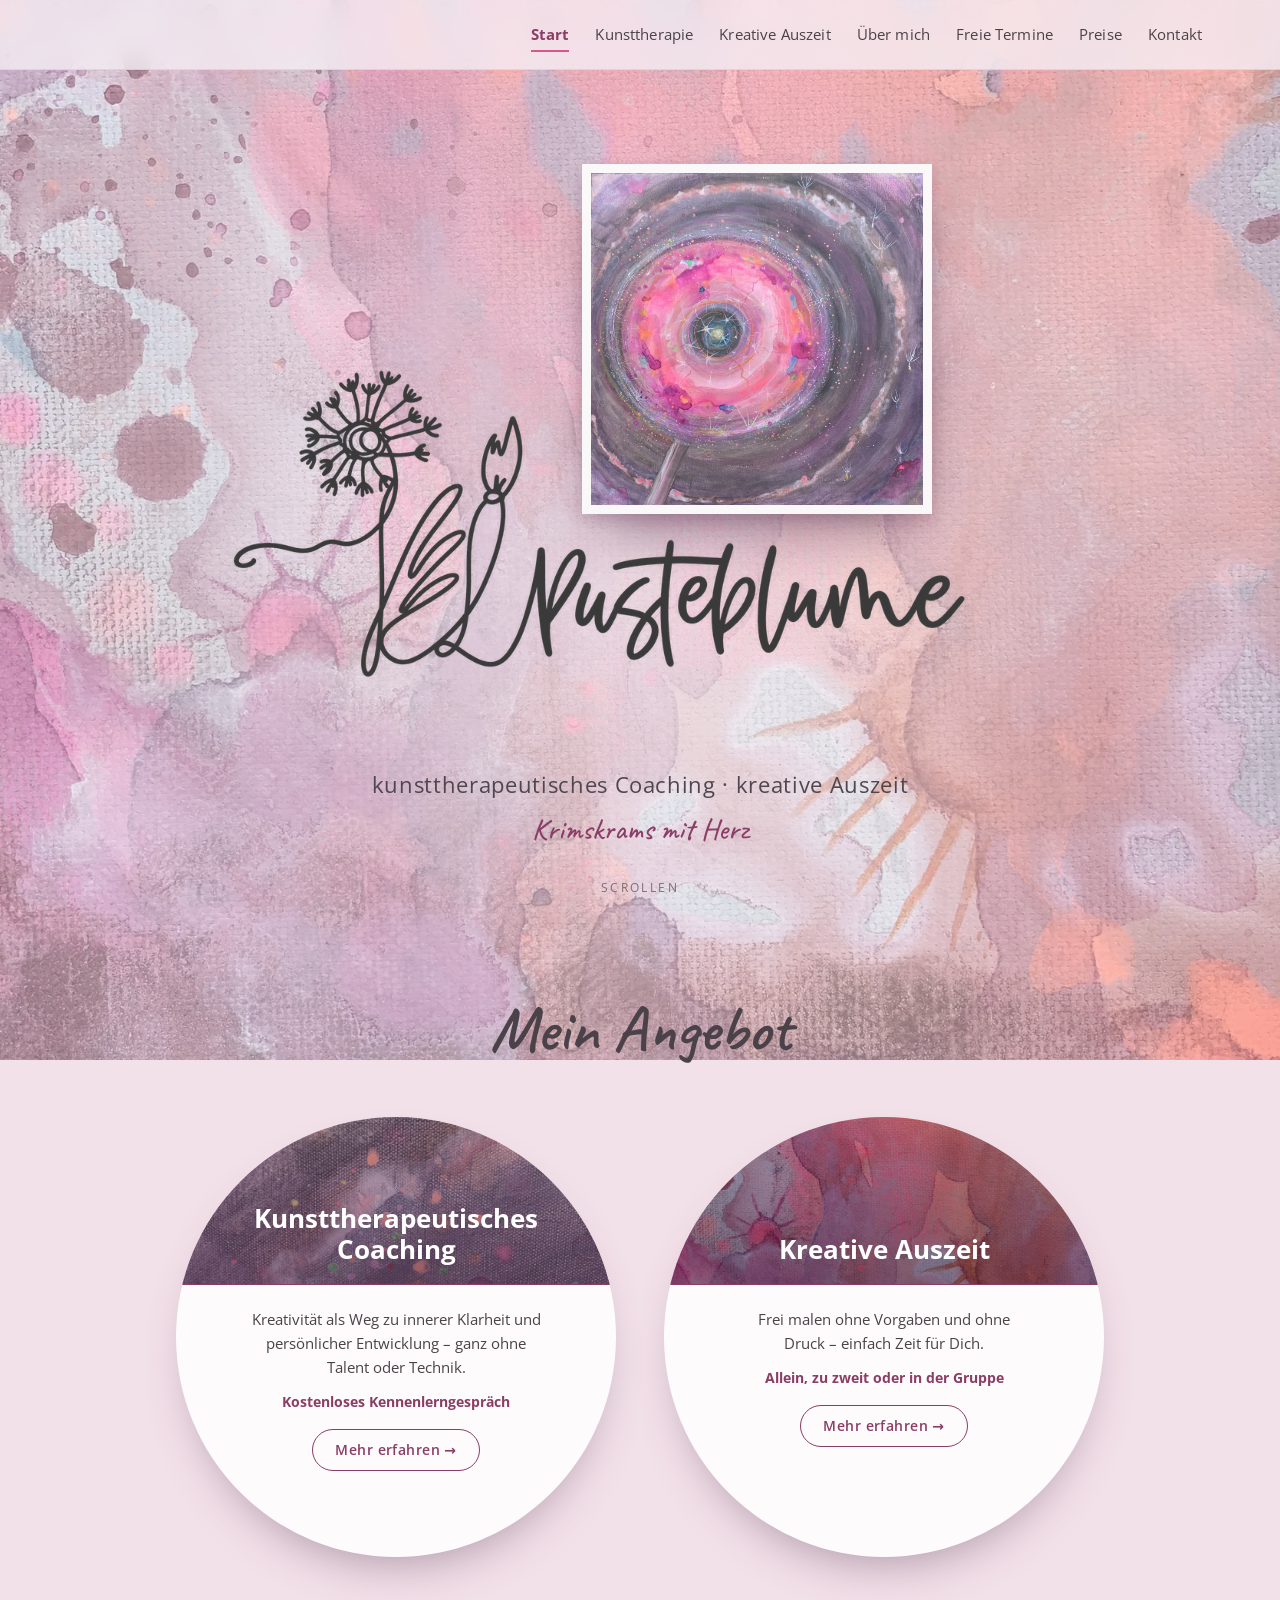
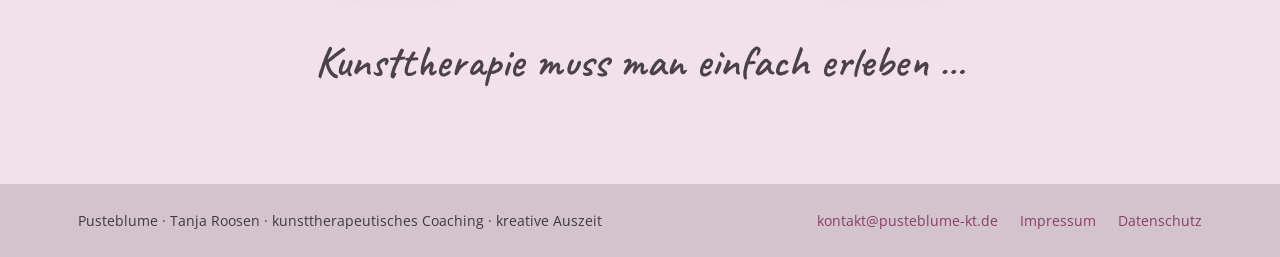
<file: index.html>
<!DOCTYPE html>
<html lang="de">
<head>
<meta charset="utf-8">
<meta name="viewport" content="width=device-width, initial-scale=1, viewport-fit=cover">
<title>Pusteblume – kunsttherapeutisches Coaching · kreative Auszeit</title>
<meta name="description" content="Pusteblume – kunsttherapeutisches Coaching und kreative Auszeit mit Tanja Roosen. Kostenloses Kennenlerngespräch.">
<meta property="og:title" content="Pusteblume – kunsttherapeutisches Coaching · kreative Auszeit">
<meta property="og:description" content="Pusteblume – kunsttherapeutisches Coaching und kreative Auszeit mit Tanja Roosen. Kostenloses Kennenlerngespräch.">
<meta property="og:type" content="website">
<meta property="og:image" content="assets/img/og-image.jpg">
<meta name="theme-color" content="#f6f0f6">
<link rel="icon" type="image/png" href="assets/img/favicon.png">
<link rel="apple-touch-icon" href="assets/img/apple-touch-icon.png">
<link rel="preload" href="assets/fonts/opensans-latin.woff2" as="font" type="font/woff2" crossorigin>
<link rel="stylesheet" href="assets/css/style.css?v=12">
<script defer src="https://stats.liminal-v.de/script.js" data-website-id="0924e487-20f0-47fb-a260-cd0d172adaa6"></script>
</head>
<body>
<div class="bg-fixed" aria-hidden="true">
  <div class="bg"></div>
  <div class="bg-veil"></div>
  <div class="bg-start"></div>
</div>

<a class="skip-link" href="#inhalt">Zum Inhalt springen</a>
<div class="page">
  <header class="site-header">
    <div class="site-header__inner">
      <a class="site-header__logo" href="index.html" style="opacity:0"><img src="assets/img/logo.webp" alt="Pusteblume – zur Startseite" width="102" height="44"></a>
      <button class="nav-toggle" type="button" aria-expanded="false" aria-controls="nav" aria-label="Menü öffnen">
        <span></span><span></span><span></span>
      </button>
      <nav class="nav" id="nav" aria-label="Hauptnavigation">
        <a href="index.html" aria-current="page">Start</a>
        <a href="kunsttherapie.html">Kunsttherapie</a>
        <a href="freies-malen.html">Kreative Auszeit</a>
        <a href="ueber-mich.html">Über mich</a>
        <a href="termine.html">Freie Termine</a>
        <a href="preise.html">Preise</a>
        <a href="kontakt.html">Kontakt</a>
      </nav>
    </div>
  </header>

  <main id="inhalt">

    <section class="hero">
      <div class="hero__content">
        <div class="hero__art">
          <div class="hero__painting">
            <img src="assets/img/startbild.webp" alt="Gemälde einer Pusteblume" width="1100" height="1100" fetchpriority="high">
          </div>
          <img class="hero__logo" src="assets/img/logo.webp" alt="Pusteblume" width="1000" height="433">
        </div>
        <h1 class="hero__tagline">kunsttherapeutisches Coaching · kreative Auszeit<span class="hero__tagline-sub">Krimskrams mit Herz</span></h1>
      </div>
      <div class="hero__scroll" aria-hidden="true">scrollen</div>
    </section>

    <section class="offers" id="angebot" aria-labelledby="angebot-title">
      <h2 class="offers__title" id="angebot-title">Mein Angebot</h2>
      <div class="offers__grid">
        <article class="offer">
          <div class="offer__head">
            <div class="offer__bg" style="background-image:url('assets/img/leinwand-lila.webp')"></div>
            <h3>Kunsttherapeutisches Coaching</h3>
          </div>
          <div class="offer__body">
            <p>Kreativität als Weg zu innerer Klarheit und persönlicher Entwicklung – ganz ohne Talent oder Technik.</p>
            <p class="offer__note">Kostenloses Kennenlerngespräch</p>
            <a class="btn btn--outline btn--pill" href="kunsttherapie.html">Mehr erfahren →</a>
          </div>
        </article>
        <article class="offer">
          <div class="offer__head">
            <div class="offer__bg" style="background-image:url('assets/img/aquarell-orange.webp')"></div>
            <h3>Kreative Auszeit</h3>
          </div>
          <div class="offer__body">
            <p>Frei malen ohne Vorgaben und ohne Druck – einfach Zeit für Dich.</p>
            <p class="offer__note">Allein, zu zweit oder in der Gruppe</p>
            <a class="btn btn--outline btn--pill" href="freies-malen.html">Mehr erfahren →</a>
          </div>
        </article>
      </div>

      <p class="closing">Kunsttherapie muss man einfach erleben …</p>
    </section>
  </main>

  <footer class="site-footer">
    <div class="site-footer__inner">
      <div>Pusteblume · Tanja Roosen · kunsttherapeutisches Coaching · kreative Auszeit</div>
      <div class="site-footer__links">
        <a href="mailto:kontakt@pusteblume-kt.de">kontakt@pusteblume-kt.de</a>
        <a href="impressum.html">Impressum</a>
        <a href="datenschutz.html">Datenschutz</a>
      </div>
    </div>
  </footer>
</div>

<script src="assets/js/config.js?v=10"></script>
<script src="assets/js/main.js?v=10"></script>
</body>
</html>
</file>
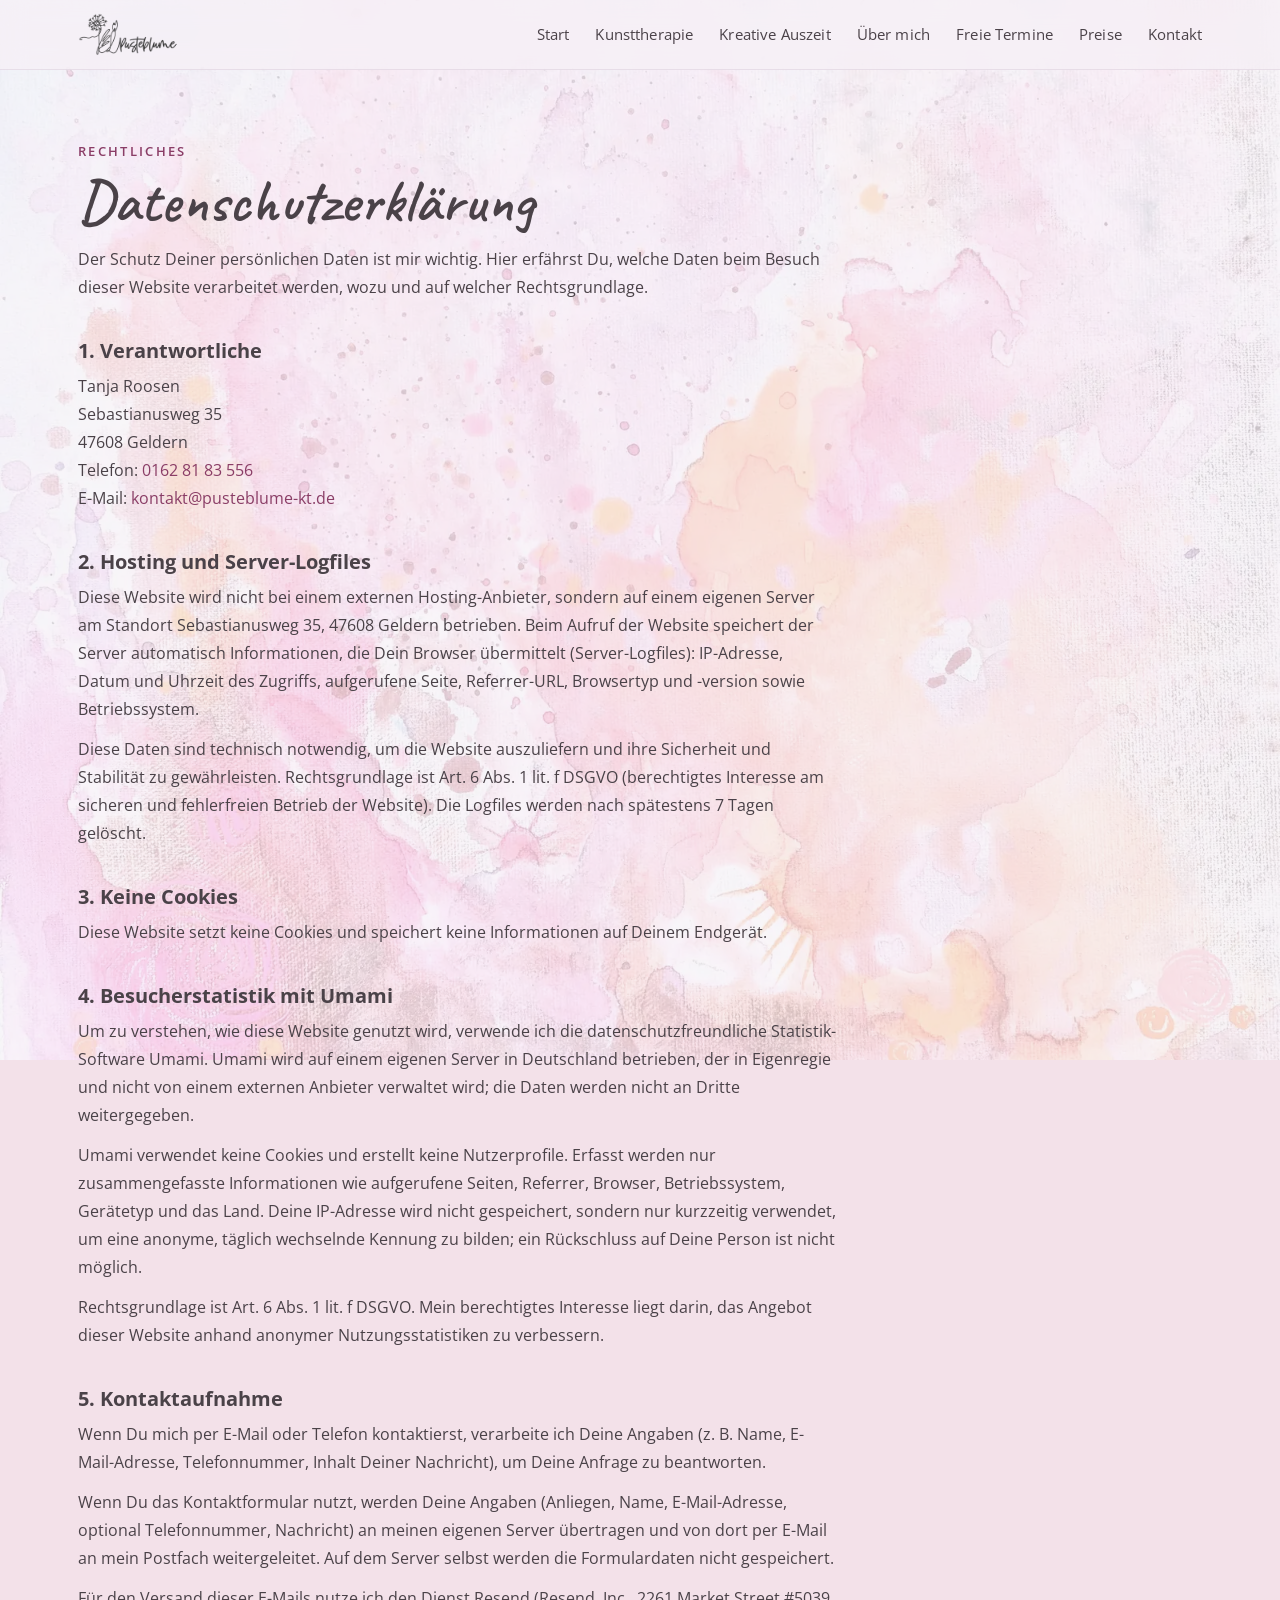
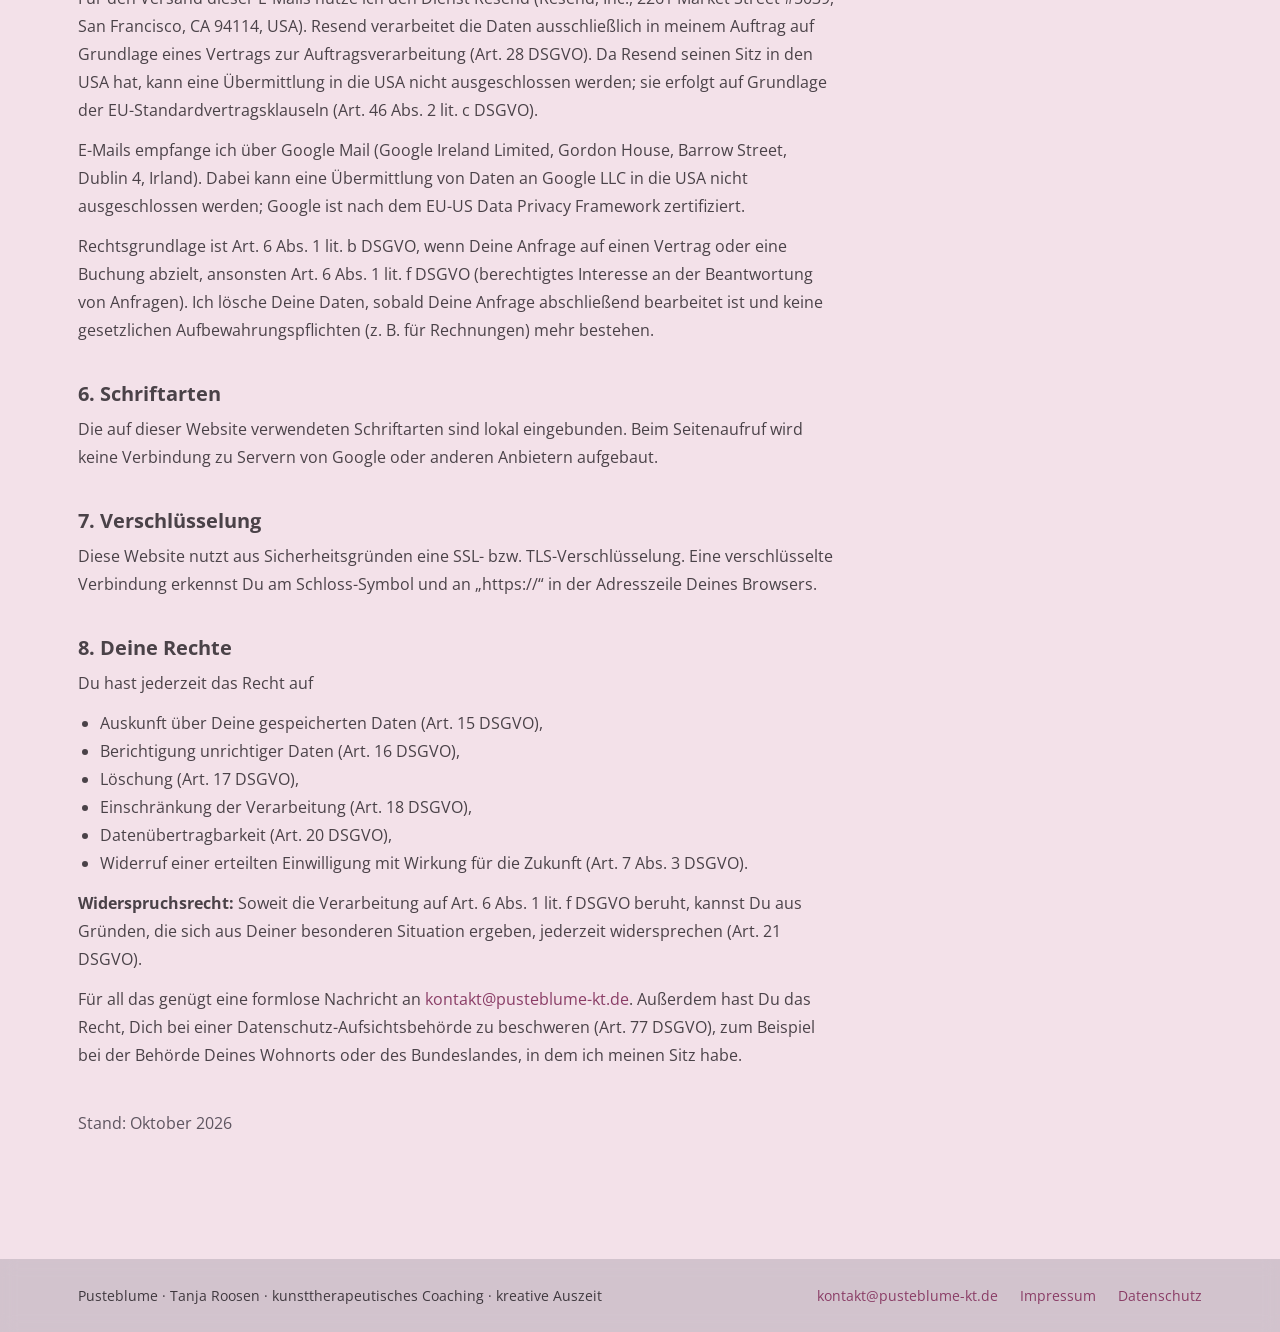
<file: datenschutz.html>
<!DOCTYPE html>
<html lang="de">
<head>
<meta charset="utf-8">
<meta name="viewport" content="width=device-width, initial-scale=1, viewport-fit=cover">
<title>Datenschutz – Pusteblume</title>
<meta name="description" content="Datenschutzerklärung von Pusteblume – Tanja Roosen.">
<meta property="og:title" content="Datenschutz – Pusteblume">
<meta property="og:description" content="Datenschutzerklärung von Pusteblume – Tanja Roosen.">
<meta property="og:type" content="website">
<meta property="og:image" content="assets/img/og-image.jpg">
<meta name="theme-color" content="#f6f0f6">
<link rel="icon" type="image/png" href="assets/img/favicon.png">
<link rel="apple-touch-icon" href="assets/img/apple-touch-icon.png">
<link rel="preload" href="assets/fonts/opensans-latin.woff2" as="font" type="font/woff2" crossorigin>
<link rel="stylesheet" href="assets/css/style.css?v=12">
<script defer src="https://stats.liminal-v.de/script.js" data-website-id="0924e487-20f0-47fb-a260-cd0d172adaa6"></script>
</head>
<body>
<div class="bg-fixed" aria-hidden="true">
  <div class="bg"></div>
  <div class="bg-veil"></div>
</div>

<a class="skip-link" href="#inhalt">Zum Inhalt springen</a>
<div class="page">
  <header class="site-header">
    <div class="site-header__inner">
      <a class="site-header__logo" href="index.html"><img src="assets/img/logo.webp" alt="Pusteblume – zur Startseite" width="102" height="44"></a>
      <button class="nav-toggle" type="button" aria-expanded="false" aria-controls="nav" aria-label="Menü öffnen">
        <span></span><span></span><span></span>
      </button>
      <nav class="nav" id="nav" aria-label="Hauptnavigation">
        <a href="index.html">Start</a>
        <a href="kunsttherapie.html">Kunsttherapie</a>
        <a href="freies-malen.html">Kreative Auszeit</a>
        <a href="ueber-mich.html">Über mich</a>
        <a href="termine.html">Freie Termine</a>
        <a href="preise.html">Preise</a>
        <a href="kontakt.html">Kontakt</a>
      </nav>
    </div>
  </header>

  <main id="inhalt">
    <section class="section legal">
      <div class="eyebrow">Rechtliches</div>
      <h1 class="script-title">Datenschutz&shy;erklärung</h1>

      <p>Der Schutz Deiner persönlichen Daten ist mir wichtig. Hier erfährst Du, welche Daten beim Besuch dieser Website verarbeitet werden, wozu und auf welcher Rechtsgrundlage.</p>

      <h2>1. Verantwortliche</h2>
      <p>Tanja Roosen<br>
        Sebastianusweg 35<br>
        47608 Geldern<br>
        Telefon: <a href="tel:+491628183556">0162 81 83 556</a><br>
        E-Mail: <a href="mailto:kontakt@pusteblume-kt.de">kontakt@pusteblume-kt.de</a></p>

      <h2>2. Hosting und Server-Logfiles</h2>
      <p>Diese Website wird nicht bei einem externen Hosting-Anbieter, sondern auf einem eigenen Server am Standort Sebastianusweg 35, 47608 Geldern betrieben. Beim Aufruf der Website speichert der Server automatisch Informationen, die Dein Browser übermittelt (Server-Logfiles): IP-Adresse, Datum und Uhrzeit des Zugriffs, aufgerufene Seite, Referrer-URL, Browsertyp und -version sowie Betriebssystem.</p>
      <p>Diese Daten sind technisch notwendig, um die Website auszuliefern und ihre Sicherheit und Stabilität zu gewährleisten. Rechtsgrundlage ist Art. 6 Abs. 1 lit. f DSGVO (berechtigtes Interesse am sicheren und fehlerfreien Betrieb der Website). Die Logfiles werden nach spätestens 7 Tagen gelöscht.</p>

      <h2>3. Keine Cookies</h2>
      <p>Diese Website setzt keine Cookies und speichert keine Informationen auf Deinem Endgerät.</p>

      <h2>4. Besucherstatistik mit Umami</h2>
      <p>Um zu verstehen, wie diese Website genutzt wird, verwende ich die datenschutzfreundliche Statistik-Software Umami. Umami wird auf einem eigenen Server in Deutschland betrieben, der in Eigenregie und nicht von einem externen Anbieter verwaltet wird; die Daten werden nicht an Dritte weitergegeben.</p>
      <p>Umami verwendet keine Cookies und erstellt keine Nutzerprofile. Erfasst werden nur zusammengefasste Informationen wie aufgerufene Seiten, Referrer, Browser, Betriebssystem, Gerätetyp und das Land. Deine IP-Adresse wird nicht gespeichert, sondern nur kurzzeitig verwendet, um eine anonyme, täglich wechselnde Kennung zu bilden; ein Rückschluss auf Deine Person ist nicht möglich.</p>
      <p>Rechtsgrundlage ist Art. 6 Abs. 1 lit. f DSGVO. Mein berechtigtes Interesse liegt darin, das Angebot dieser Website anhand anonymer Nutzungsstatistiken zu verbessern.</p>

      <h2>5. Kontaktaufnahme</h2>
      <p>Wenn Du mich per E-Mail oder Telefon kontaktierst, verarbeite ich Deine Angaben (z. B. Name, E-Mail-Adresse, Telefonnummer, Inhalt Deiner Nachricht), um Deine Anfrage zu beantworten.</p>
      <p>Wenn Du das Kontaktformular nutzt, werden Deine Angaben (Anliegen, Name, E-Mail-Adresse, optional Telefonnummer, Nachricht) an meinen eigenen Server übertragen und von dort per E-Mail an mein Postfach weitergeleitet. Auf dem Server selbst werden die Formulardaten nicht gespeichert.</p>
      <p>Für den Versand dieser E-Mails nutze ich den Dienst Resend (Resend, Inc., 2261 Market Street #5039, San Francisco, CA 94114, USA). Resend verarbeitet die Daten ausschließlich in meinem Auftrag auf Grundlage eines Vertrags zur Auftragsverarbeitung (Art. 28 DSGVO). Da Resend seinen Sitz in den USA hat, kann eine Übermittlung in die USA nicht ausgeschlossen werden; sie erfolgt auf Grundlage der EU-Standardvertragsklauseln (Art. 46 Abs. 2 lit. c DSGVO).</p>
      <p>E-Mails empfange ich über Google Mail (Google Ireland Limited, Gordon House, Barrow Street, Dublin 4, Irland). Dabei kann eine Übermittlung von Daten an Google LLC in die USA nicht ausgeschlossen werden; Google ist nach dem EU-US Data Privacy Framework zertifiziert.</p>
      <p>Rechtsgrundlage ist Art. 6 Abs. 1 lit. b DSGVO, wenn Deine Anfrage auf einen Vertrag oder eine Buchung abzielt, ansonsten Art. 6 Abs. 1 lit. f DSGVO (berechtigtes Interesse an der Beantwortung von Anfragen). Ich lösche Deine Daten, sobald Deine Anfrage abschließend bearbeitet ist und keine gesetzlichen Aufbewahrungspflichten (z. B. für Rechnungen) mehr bestehen.</p>

      <h2>6. Schriftarten</h2>
      <p>Die auf dieser Website verwendeten Schriftarten sind lokal eingebunden. Beim Seitenaufruf wird keine Verbindung zu Servern von Google oder anderen Anbietern aufgebaut.</p>

      <h2>7. Verschlüsselung</h2>
      <p>Diese Website nutzt aus Sicherheitsgründen eine SSL- bzw. TLS-Verschlüsselung. Eine verschlüsselte Verbindung erkennst Du am Schloss-Symbol und an „https://“ in der Adresszeile Deines Browsers.</p>

      <h2>8. Deine Rechte</h2>
      <p>Du hast jederzeit das Recht auf</p>
      <ul>
        <li>Auskunft über Deine gespeicherten Daten (Art. 15 DSGVO),</li>
        <li>Berichtigung unrichtiger Daten (Art. 16 DSGVO),</li>
        <li>Löschung (Art. 17 DSGVO),</li>
        <li>Einschränkung der Verarbeitung (Art. 18 DSGVO),</li>
        <li>Datenübertragbarkeit (Art. 20 DSGVO),</li>
        <li>Widerruf einer erteilten Einwilligung mit Wirkung für die Zukunft (Art. 7 Abs. 3 DSGVO).</li>
      </ul>
      <p><strong>Widerspruchsrecht:</strong> Soweit die Verarbeitung auf Art. 6 Abs. 1 lit. f DSGVO beruht, kannst Du aus Gründen, die sich aus Deiner besonderen Situation ergeben, jederzeit widersprechen (Art. 21 DSGVO).</p>
      <p>Für all das genügt eine formlose Nachricht an <a href="mailto:kontakt@pusteblume-kt.de">kontakt@pusteblume-kt.de</a>. Außerdem hast Du das Recht, Dich bei einer Datenschutz-Aufsichtsbehörde zu beschweren (Art. 77 DSGVO), zum Beispiel bei der Behörde Deines Wohnorts oder des Bundeslandes, in dem ich meinen Sitz habe.</p>

      <p class="legal__date">Stand: Oktober 2026</p>
    </section>
  </main>

  <footer class="site-footer">
    <div class="site-footer__inner">
      <div>Pusteblume · Tanja Roosen · kunsttherapeutisches Coaching · kreative Auszeit</div>
      <div class="site-footer__links">
        <a href="mailto:kontakt@pusteblume-kt.de">kontakt@pusteblume-kt.de</a>
        <a href="impressum.html">Impressum</a>
        <a href="datenschutz.html">Datenschutz</a>
      </div>
    </div>
  </footer>
</div>

<script src="assets/js/config.js?v=10"></script>
<script src="assets/js/main.js?v=10"></script>
</body>
</html>
</file>
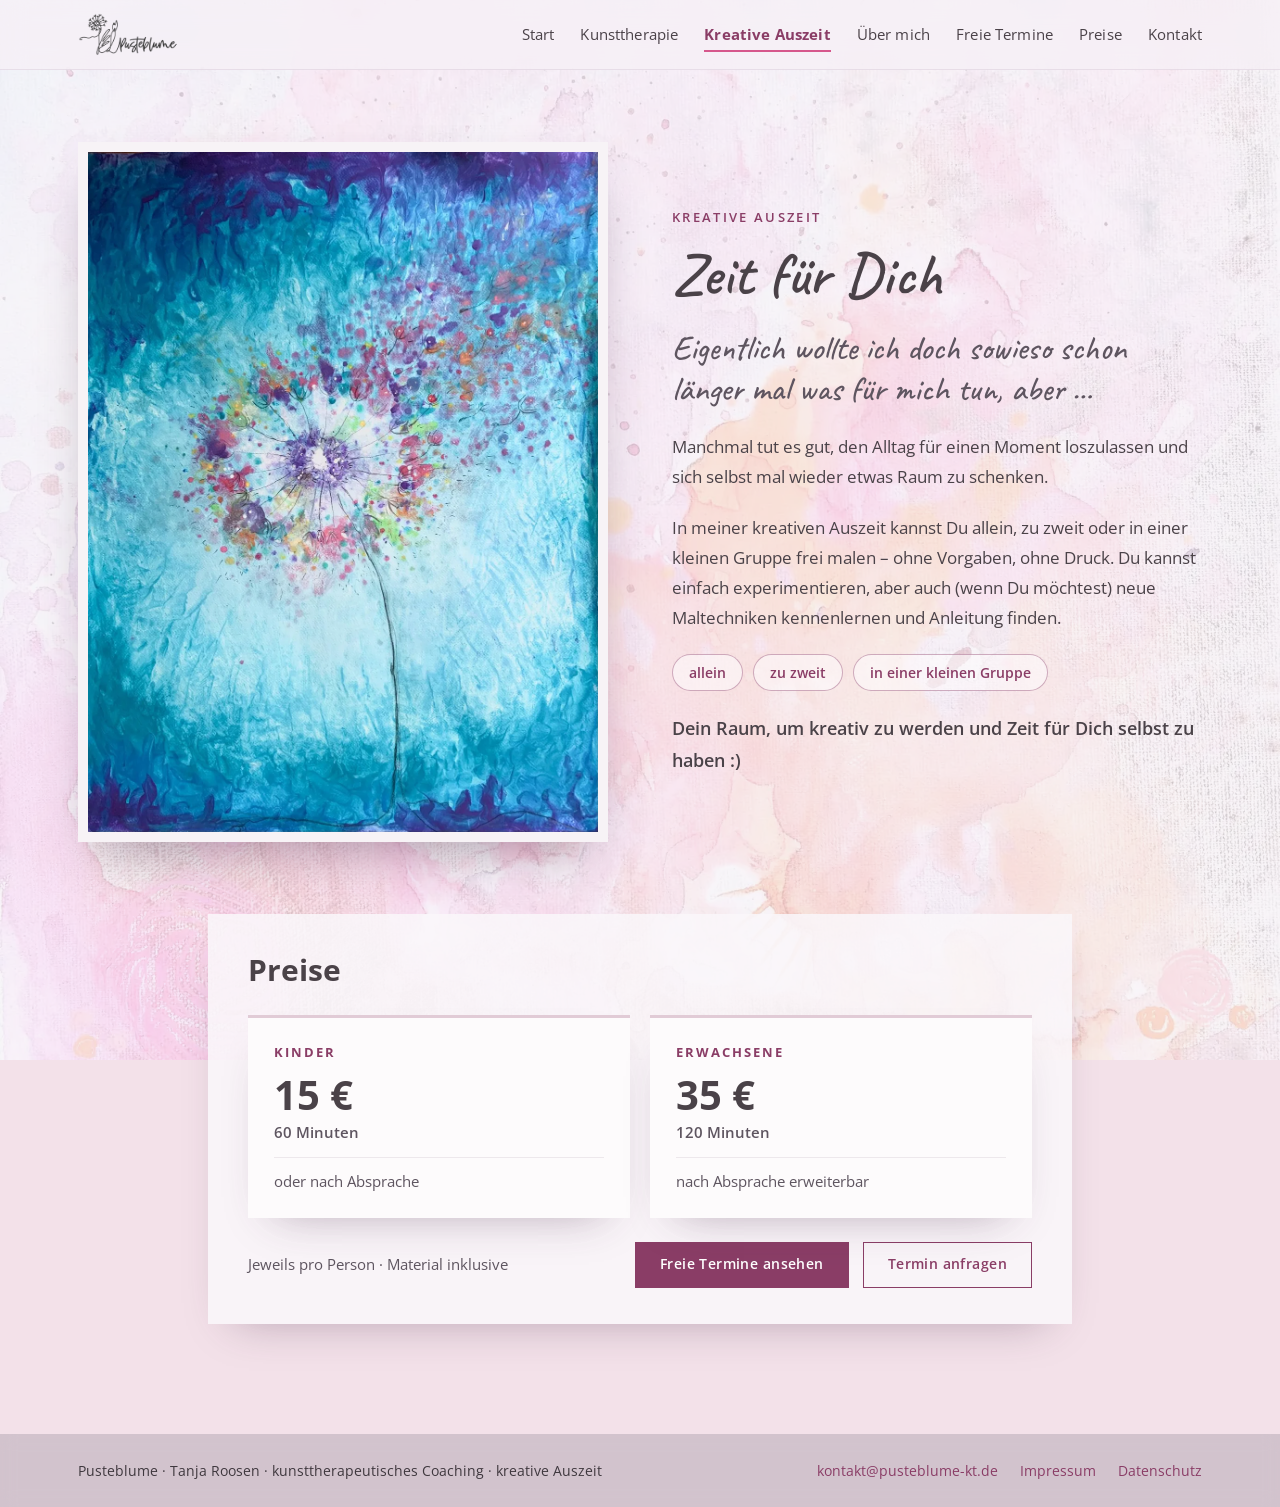
<file: freies-malen.html>
<!DOCTYPE html>
<html lang="de">
<head>
<meta charset="utf-8">
<meta name="viewport" content="width=device-width, initial-scale=1, viewport-fit=cover">
<title>Kreative Auszeit – Pusteblume</title>
<meta name="description" content="Kreative Auszeit bei Pusteblume: frei malen – allein, zu zweit oder in einer kleinen Gruppe, ohne Vorgaben und ohne Druck.">
<meta property="og:title" content="Kreative Auszeit – Pusteblume">
<meta property="og:description" content="Kreative Auszeit bei Pusteblume: frei malen – allein, zu zweit oder in einer kleinen Gruppe, ohne Vorgaben und ohne Druck.">
<meta property="og:type" content="website">
<meta property="og:image" content="assets/img/og-image.jpg">
<meta name="theme-color" content="#f6f0f6">
<link rel="icon" type="image/png" href="assets/img/favicon.png">
<link rel="apple-touch-icon" href="assets/img/apple-touch-icon.png">
<link rel="preload" href="assets/fonts/opensans-latin.woff2" as="font" type="font/woff2" crossorigin>
<link rel="stylesheet" href="assets/css/style.css?v=12">
<script defer src="https://stats.liminal-v.de/script.js" data-website-id="0924e487-20f0-47fb-a260-cd0d172adaa6"></script>
</head>
<body>
<div class="bg-fixed" aria-hidden="true">
  <div class="bg"></div>
  <div class="bg-veil"></div>
</div>

<a class="skip-link" href="#inhalt">Zum Inhalt springen</a>
<div class="page">
  <header class="site-header">
    <div class="site-header__inner">
      <a class="site-header__logo" href="index.html"><img src="assets/img/logo.webp" alt="Pusteblume – zur Startseite" width="102" height="44"></a>
      <button class="nav-toggle" type="button" aria-expanded="false" aria-controls="nav" aria-label="Menü öffnen">
        <span></span><span></span><span></span>
      </button>
      <nav class="nav" id="nav" aria-label="Hauptnavigation">
        <a href="index.html">Start</a>
        <a href="kunsttherapie.html">Kunsttherapie</a>
        <a href="freies-malen.html" aria-current="page">Kreative Auszeit</a>
        <a href="ueber-mich.html">Über mich</a>
        <a href="termine.html">Freie Termine</a>
        <a href="preise.html">Preise</a>
        <a href="kontakt.html">Kontakt</a>
      </nav>
    </div>
  </header>

  <main id="inhalt">

    <section class="section section--intro split split--center">
      <div class="photo-frame">
        <img src="assets/img/pusteblume.webp" alt="Gemalte Pusteblume" width="1100" height="1467">
      </div>
      <div class="stack">
        <div class="eyebrow">Kreative Auszeit</div>
        <h1 class="script-title">Zeit für Dich</h1>
        <p class="kt-quote">Eigentlich wollte ich doch sowieso schon länger mal was für mich tun, aber …</p>
        <p class="lead">Manchmal tut es gut, den Alltag für einen Moment loszulassen und sich selbst mal wieder etwas Raum zu schenken.</p>
        <p class="lead">In meiner kreativen Auszeit kannst Du allein, zu zweit oder in einer kleinen Gruppe frei malen – ohne Vorgaben, ohne Druck. Du kannst einfach experimentieren, aber auch (wenn Du möchtest) neue Maltechniken kennenlernen und Anleitung finden.</p>
        <ul class="chips" aria-label="Möglich für">
          <li>allein</li>
          <li>zu zweit</li>
          <li>in einer kleinen Gruppe</li>
        </ul>
        <p class="lead lead--strong">Dein Raum, um kreativ zu werden und Zeit für Dich selbst zu haben :)</p>
      </div>
    </section>

    <div class="content">
      <section class="block price-teaser" aria-labelledby="ka-preise">
        <h2 class="block__title" id="ka-preise">Preise</h2>
        <div class="tiles tiles--two">
          <div class="tile">
            <span class="tile__label">Kinder</span>
            <span class="tile__price">15&nbsp;€</span>
            <span class="tile__unit">60 Minuten</span>
            <p class="tile__text">oder nach Absprache</p>
          </div>
          <div class="tile">
            <span class="tile__label">Erwachsene</span>
            <span class="tile__price">35&nbsp;€</span>
            <span class="tile__unit">120 Minuten</span>
            <p class="tile__text">nach Absprache erweiterbar</p>
          </div>
        </div>
        <div class="price-teaser__footer">
          <p>Jeweils pro Person · Material inklusive</p>
          <div class="btn-row">
            <a class="btn" href="termine.html">Freie Termine ansehen</a>
            <a class="btn btn--outline" href="kontakt.html?anliegen=frei">Termin anfragen</a>
          </div>
        </div>
      </section>
    </div>
  </main>

  <footer class="site-footer">
    <div class="site-footer__inner">
      <div>Pusteblume · Tanja Roosen · kunsttherapeutisches Coaching · kreative Auszeit</div>
      <div class="site-footer__links">
        <a href="mailto:kontakt@pusteblume-kt.de">kontakt@pusteblume-kt.de</a>
        <a href="impressum.html">Impressum</a>
        <a href="datenschutz.html">Datenschutz</a>
      </div>
    </div>
  </footer>
</div>

<script src="assets/js/config.js?v=10"></script>
<script src="assets/js/main.js?v=10"></script>
</body>
</html>
</file>
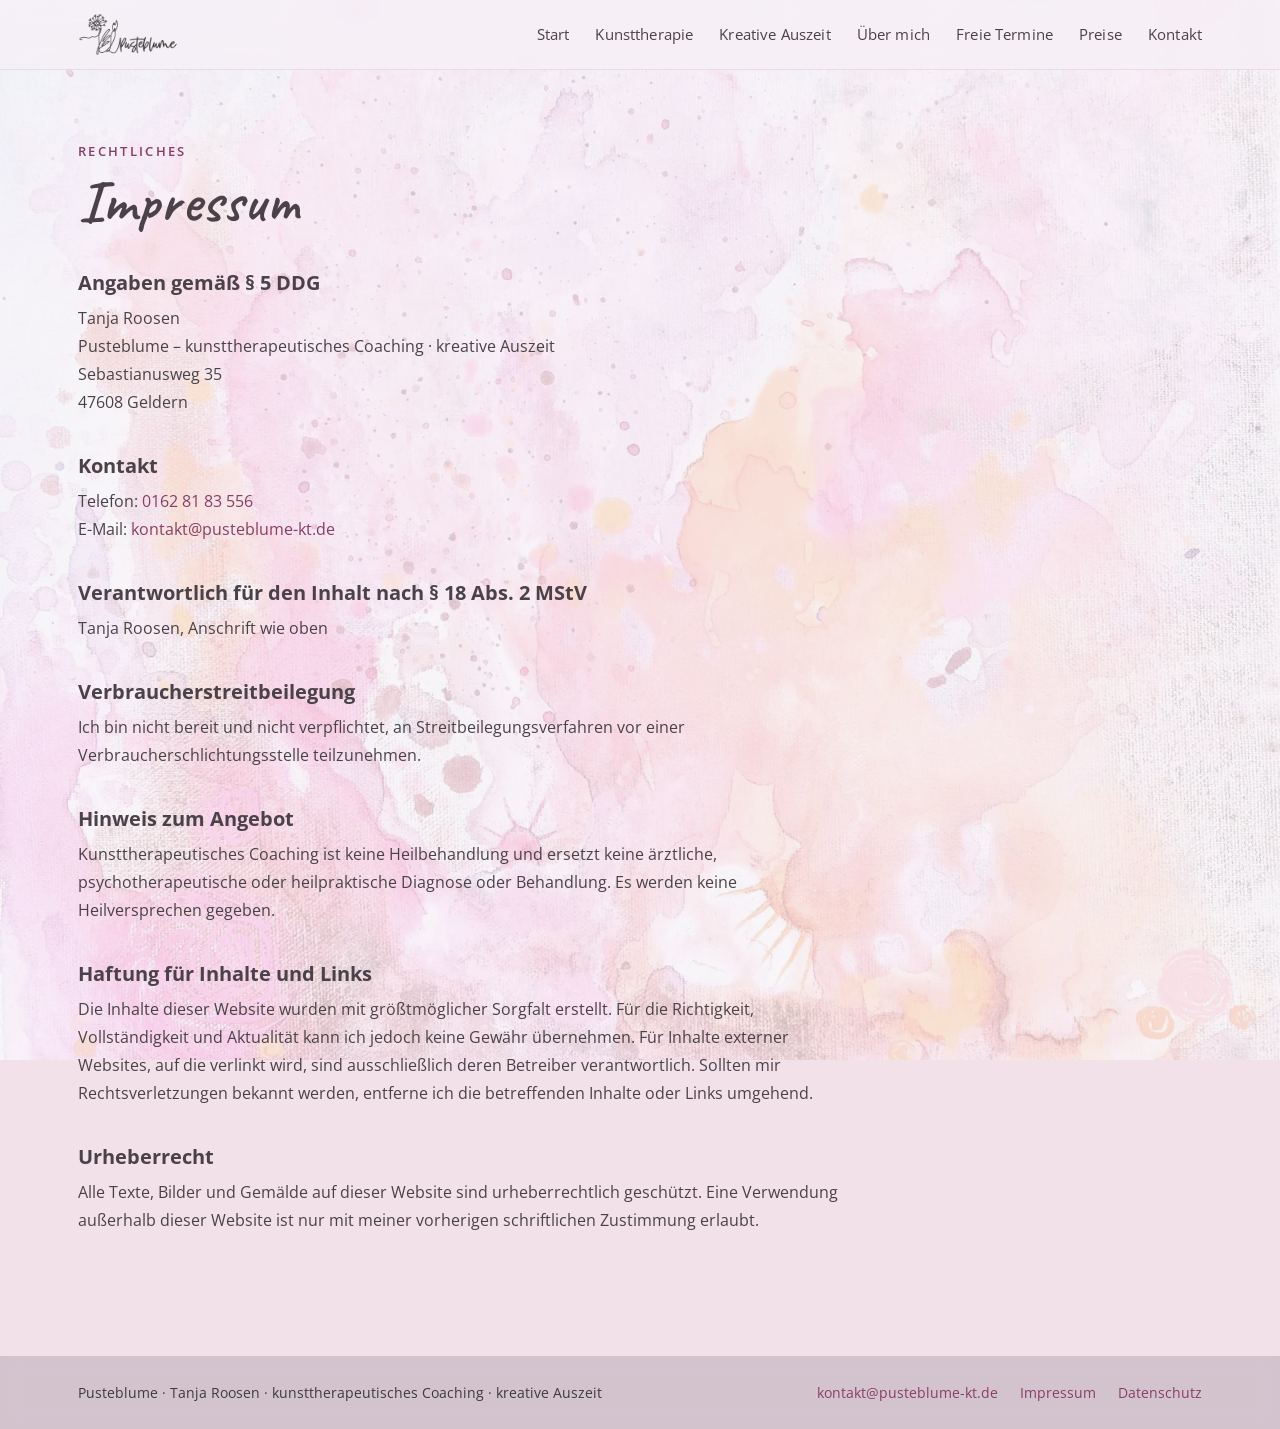
<file: impressum.html>
<!DOCTYPE html>
<html lang="de">
<head>
<meta charset="utf-8">
<meta name="viewport" content="width=device-width, initial-scale=1, viewport-fit=cover">
<title>Impressum – Pusteblume</title>
<meta name="description" content="Impressum von Pusteblume – Tanja Roosen.">
<meta property="og:title" content="Impressum – Pusteblume">
<meta property="og:description" content="Impressum von Pusteblume – Tanja Roosen.">
<meta property="og:type" content="website">
<meta property="og:image" content="assets/img/og-image.jpg">
<meta name="theme-color" content="#f6f0f6">
<link rel="icon" type="image/png" href="assets/img/favicon.png">
<link rel="apple-touch-icon" href="assets/img/apple-touch-icon.png">
<link rel="preload" href="assets/fonts/opensans-latin.woff2" as="font" type="font/woff2" crossorigin>
<link rel="stylesheet" href="assets/css/style.css?v=12">
<script defer src="https://stats.liminal-v.de/script.js" data-website-id="0924e487-20f0-47fb-a260-cd0d172adaa6"></script>
</head>
<body>
<div class="bg-fixed" aria-hidden="true">
  <div class="bg"></div>
  <div class="bg-veil"></div>
</div>

<a class="skip-link" href="#inhalt">Zum Inhalt springen</a>
<div class="page">
  <header class="site-header">
    <div class="site-header__inner">
      <a class="site-header__logo" href="index.html"><img src="assets/img/logo.webp" alt="Pusteblume – zur Startseite" width="102" height="44"></a>
      <button class="nav-toggle" type="button" aria-expanded="false" aria-controls="nav" aria-label="Menü öffnen">
        <span></span><span></span><span></span>
      </button>
      <nav class="nav" id="nav" aria-label="Hauptnavigation">
        <a href="index.html">Start</a>
        <a href="kunsttherapie.html">Kunsttherapie</a>
        <a href="freies-malen.html">Kreative Auszeit</a>
        <a href="ueber-mich.html">Über mich</a>
        <a href="termine.html">Freie Termine</a>
        <a href="preise.html">Preise</a>
        <a href="kontakt.html">Kontakt</a>
      </nav>
    </div>
  </header>

  <main id="inhalt">
    <section class="section legal">
      <div class="eyebrow">Rechtliches</div>
      <h1 class="script-title">Impressum</h1>

      <h2>Angaben gemäß § 5 DDG</h2>
      <p>Tanja Roosen<br>
        Pusteblume – kunsttherapeutisches Coaching · kreative Auszeit<br>
        Sebastianusweg 35<br>
        47608 Geldern</p>

      <h2>Kontakt</h2>
      <p>Telefon: <a href="tel:+491628183556">0162 81 83 556</a><br>
        E-Mail: <a href="mailto:kontakt@pusteblume-kt.de">kontakt@pusteblume-kt.de</a></p>

      <h2>Verantwortlich für den Inhalt nach § 18 Abs. 2 MStV</h2>
      <p>Tanja Roosen, Anschrift wie oben</p>

      <h2>Verbraucherstreitbeilegung</h2>
      <p>Ich bin nicht bereit und nicht verpflichtet, an Streitbeilegungsverfahren vor einer Verbraucherschlichtungsstelle teilzunehmen.</p>

      <h2>Hinweis zum Angebot</h2>
      <p>Kunsttherapeutisches Coaching ist keine Heilbehandlung und ersetzt keine ärztliche, psychotherapeutische oder heilpraktische Diagnose oder Behandlung. Es werden keine Heilversprechen gegeben.</p>

      <h2>Haftung für Inhalte und Links</h2>
      <p>Die Inhalte dieser Website wurden mit größtmöglicher Sorgfalt erstellt. Für die Richtigkeit, Vollständigkeit und Aktualität kann ich jedoch keine Gewähr übernehmen. Für Inhalte externer Websites, auf die verlinkt wird, sind ausschließlich deren Betreiber verantwortlich. Sollten mir Rechtsverletzungen bekannt werden, entferne ich die betreffenden Inhalte oder Links umgehend.</p>

      <h2>Urheberrecht</h2>
      <p>Alle Texte, Bilder und Gemälde auf dieser Website sind urheberrechtlich geschützt. Eine Verwendung außerhalb dieser Website ist nur mit meiner vorherigen schriftlichen Zustimmung erlaubt.</p>
    </section>
  </main>

  <footer class="site-footer">
    <div class="site-footer__inner">
      <div>Pusteblume · Tanja Roosen · kunsttherapeutisches Coaching · kreative Auszeit</div>
      <div class="site-footer__links">
        <a href="mailto:kontakt@pusteblume-kt.de">kontakt@pusteblume-kt.de</a>
        <a href="impressum.html">Impressum</a>
        <a href="datenschutz.html">Datenschutz</a>
      </div>
    </div>
  </footer>
</div>

<script src="assets/js/config.js?v=10"></script>
<script src="assets/js/main.js?v=10"></script>
</body>
</html>
</file>
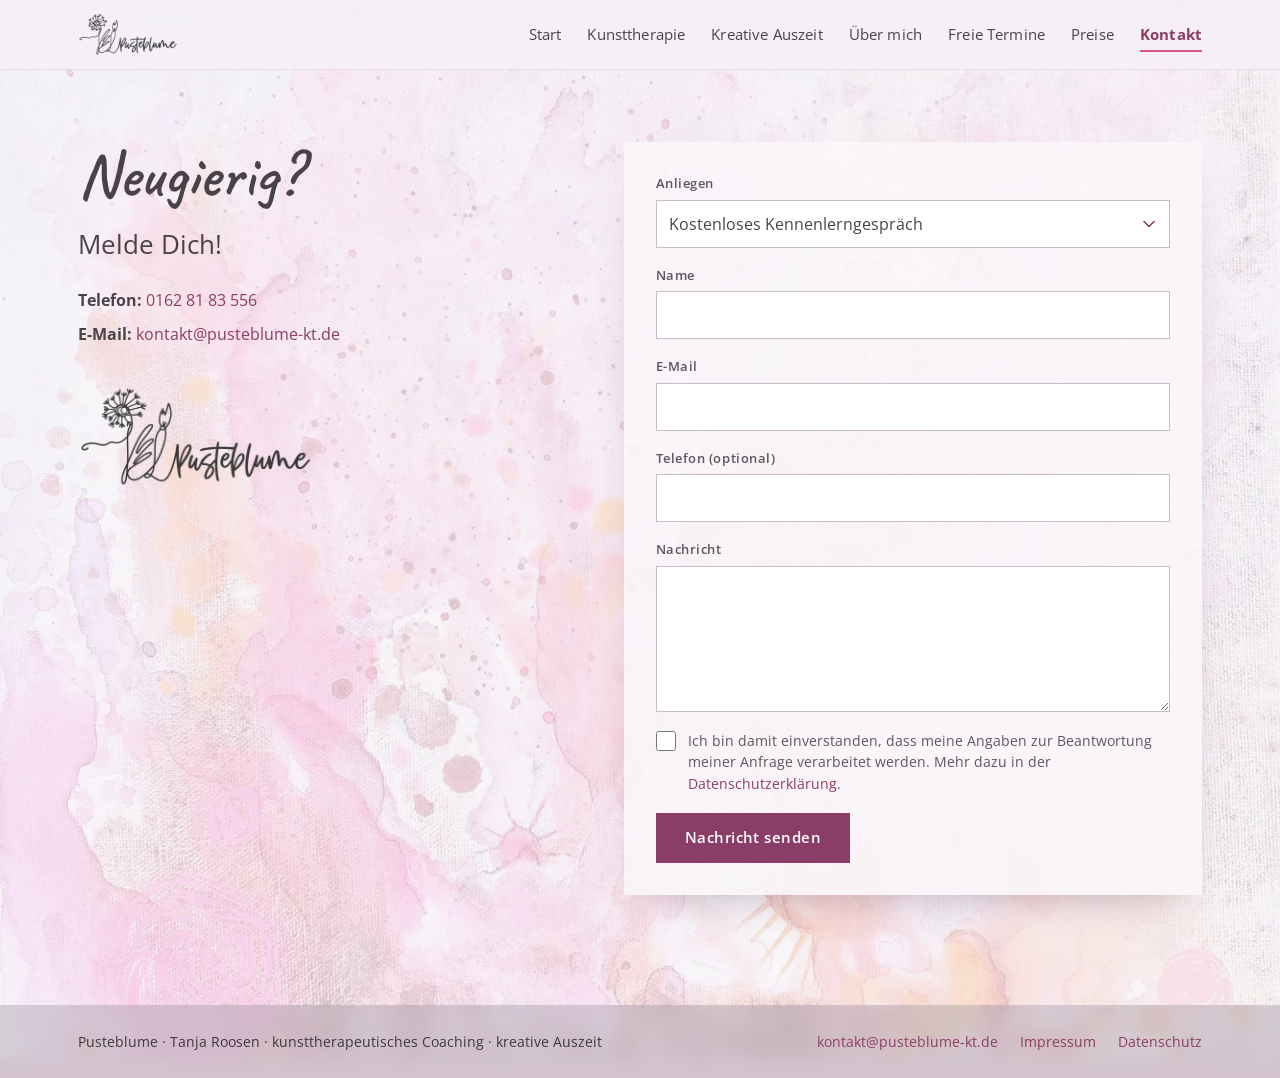
<file: kontakt.html>
<!DOCTYPE html>
<html lang="de">
<head>
<meta charset="utf-8">
<meta name="viewport" content="width=device-width, initial-scale=1, viewport-fit=cover">
<title>Kontakt – Pusteblume</title>
<meta name="description" content="Neugierig? Melde Dich bei Pusteblume – per Telefon, E-Mail oder Kontaktformular.">
<meta property="og:title" content="Kontakt – Pusteblume">
<meta property="og:description" content="Neugierig? Melde Dich bei Pusteblume – per Telefon, E-Mail oder Kontaktformular.">
<meta property="og:type" content="website">
<meta property="og:image" content="assets/img/og-image.jpg">
<meta name="theme-color" content="#f6f0f6">
<link rel="icon" type="image/png" href="assets/img/favicon.png">
<link rel="apple-touch-icon" href="assets/img/apple-touch-icon.png">
<link rel="preload" href="assets/fonts/opensans-latin.woff2" as="font" type="font/woff2" crossorigin>
<link rel="stylesheet" href="assets/css/style.css?v=12">
<script defer src="https://stats.liminal-v.de/script.js" data-website-id="0924e487-20f0-47fb-a260-cd0d172adaa6"></script>
</head>
<body>
<div class="bg-fixed" aria-hidden="true">
  <div class="bg"></div>
  <div class="bg-veil"></div>
</div>

<a class="skip-link" href="#inhalt">Zum Inhalt springen</a>
<div class="page">
  <header class="site-header">
    <div class="site-header__inner">
      <a class="site-header__logo" href="index.html"><img src="assets/img/logo.webp" alt="Pusteblume – zur Startseite" width="102" height="44"></a>
      <button class="nav-toggle" type="button" aria-expanded="false" aria-controls="nav" aria-label="Menü öffnen">
        <span></span><span></span><span></span>
      </button>
      <nav class="nav" id="nav" aria-label="Hauptnavigation">
        <a href="index.html">Start</a>
        <a href="kunsttherapie.html">Kunsttherapie</a>
        <a href="freies-malen.html">Kreative Auszeit</a>
        <a href="ueber-mich.html">Über mich</a>
        <a href="termine.html">Freie Termine</a>
        <a href="preise.html">Preise</a>
        <a href="kontakt.html" aria-current="page">Kontakt</a>
      </nav>
    </div>
  </header>

  <main id="inhalt">

    <section class="section contact">
      <div class="stack stack--tight">
        <h1 class="script-title contact__title">Neugierig?</h1>
        <p class="contact__sub">Melde Dich!</p>
        <div class="contact__details">
          <div><strong>Telefon:</strong> <a href="tel:+491628183556">0162 81 83 556</a></div>
          <div><strong>E-Mail:</strong> <a href="mailto:kontakt@pusteblume-kt.de">kontakt@pusteblume-kt.de</a></div>
        </div>
        <img class="contact__logo" src="assets/img/logo.webp" alt="" width="240" height="104">
      </div>

      <div class="card">
        <form class="form" id="contact-form">
          <label>Anliegen
            <select name="anliegen">
              <option>Kostenloses Kennenlerngespräch</option>
              <option>Kunsttherapeutisches Coaching</option>
              <option>Kreative Auszeit – Terminanfrage</option>
              <option>Kleinigkeiten zum Verschenken</option>
              <option>Sonstiges</option>
            </select>
          </label>
          <label>Name
            <input name="name" type="text" autocomplete="name" required>
          </label>
          <label>E-Mail
            <input name="email" type="email" autocomplete="email" required>
          </label>
          <label>Telefon (optional)
            <input name="telefon" type="tel" autocomplete="tel">
          </label>
          <label>Nachricht
            <textarea name="nachricht" rows="5" required></textarea>
          </label>
          <input class="hp" type="checkbox" name="botcheck" tabindex="-1" autocomplete="off" aria-hidden="true">
          <label class="checkbox">
            <input type="checkbox" name="datenschutz" required>
            <span>Ich bin damit einverstanden, dass meine Angaben zur Beantwortung meiner Anfrage verarbeitet werden. Mehr dazu in der <a href="datenschutz.html">Datenschutzerklärung</a>.</span>
          </label>
          <p class="form__error" id="contact-error" role="alert" hidden><span class="form__error-msg">Leider ist etwas schiefgegangen.</span> Bitte versuche es erneut oder schreib mir direkt an <a href="mailto:kontakt@pusteblume-kt.de">kontakt@pusteblume-kt.de</a>.</p>
          <button class="btn" type="submit">Nachricht senden</button>
        </form>

        <div class="thanks" id="contact-thanks" hidden>
          <h2 tabindex="-1">Danke!</h2>
          <p>Deine Nachricht ist angekommen. Ich melde mich so bald wie möglich bei Dir.</p>
          <button class="link-btn" type="button" id="contact-reset">Neue Nachricht</button>
        </div>
      </div>
    </section>
  </main>

  <footer class="site-footer">
    <div class="site-footer__inner">
      <div>Pusteblume · Tanja Roosen · kunsttherapeutisches Coaching · kreative Auszeit</div>
      <div class="site-footer__links">
        <a href="mailto:kontakt@pusteblume-kt.de">kontakt@pusteblume-kt.de</a>
        <a href="impressum.html">Impressum</a>
        <a href="datenschutz.html">Datenschutz</a>
      </div>
    </div>
  </footer>
</div>

<script src="assets/js/config.js?v=10"></script>
<script src="assets/js/main.js?v=10"></script>
</body>
</html>
</file>
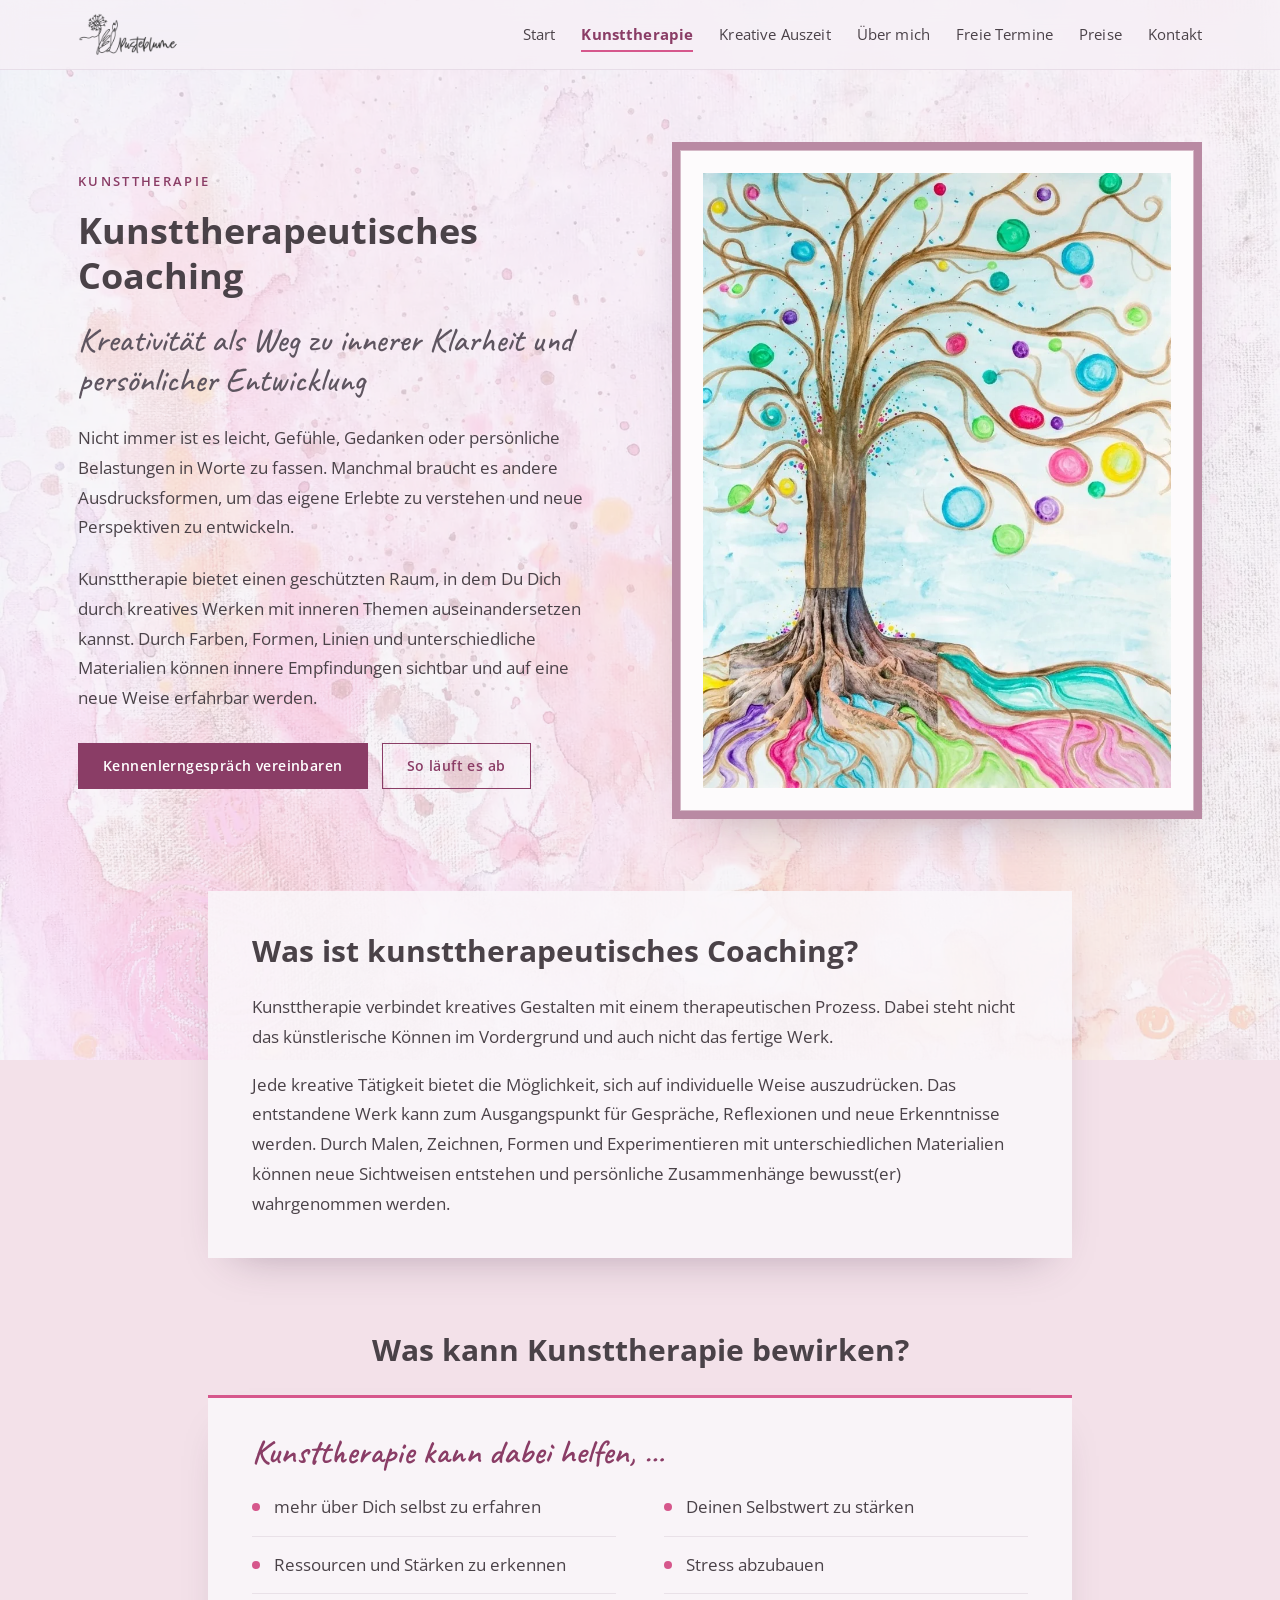
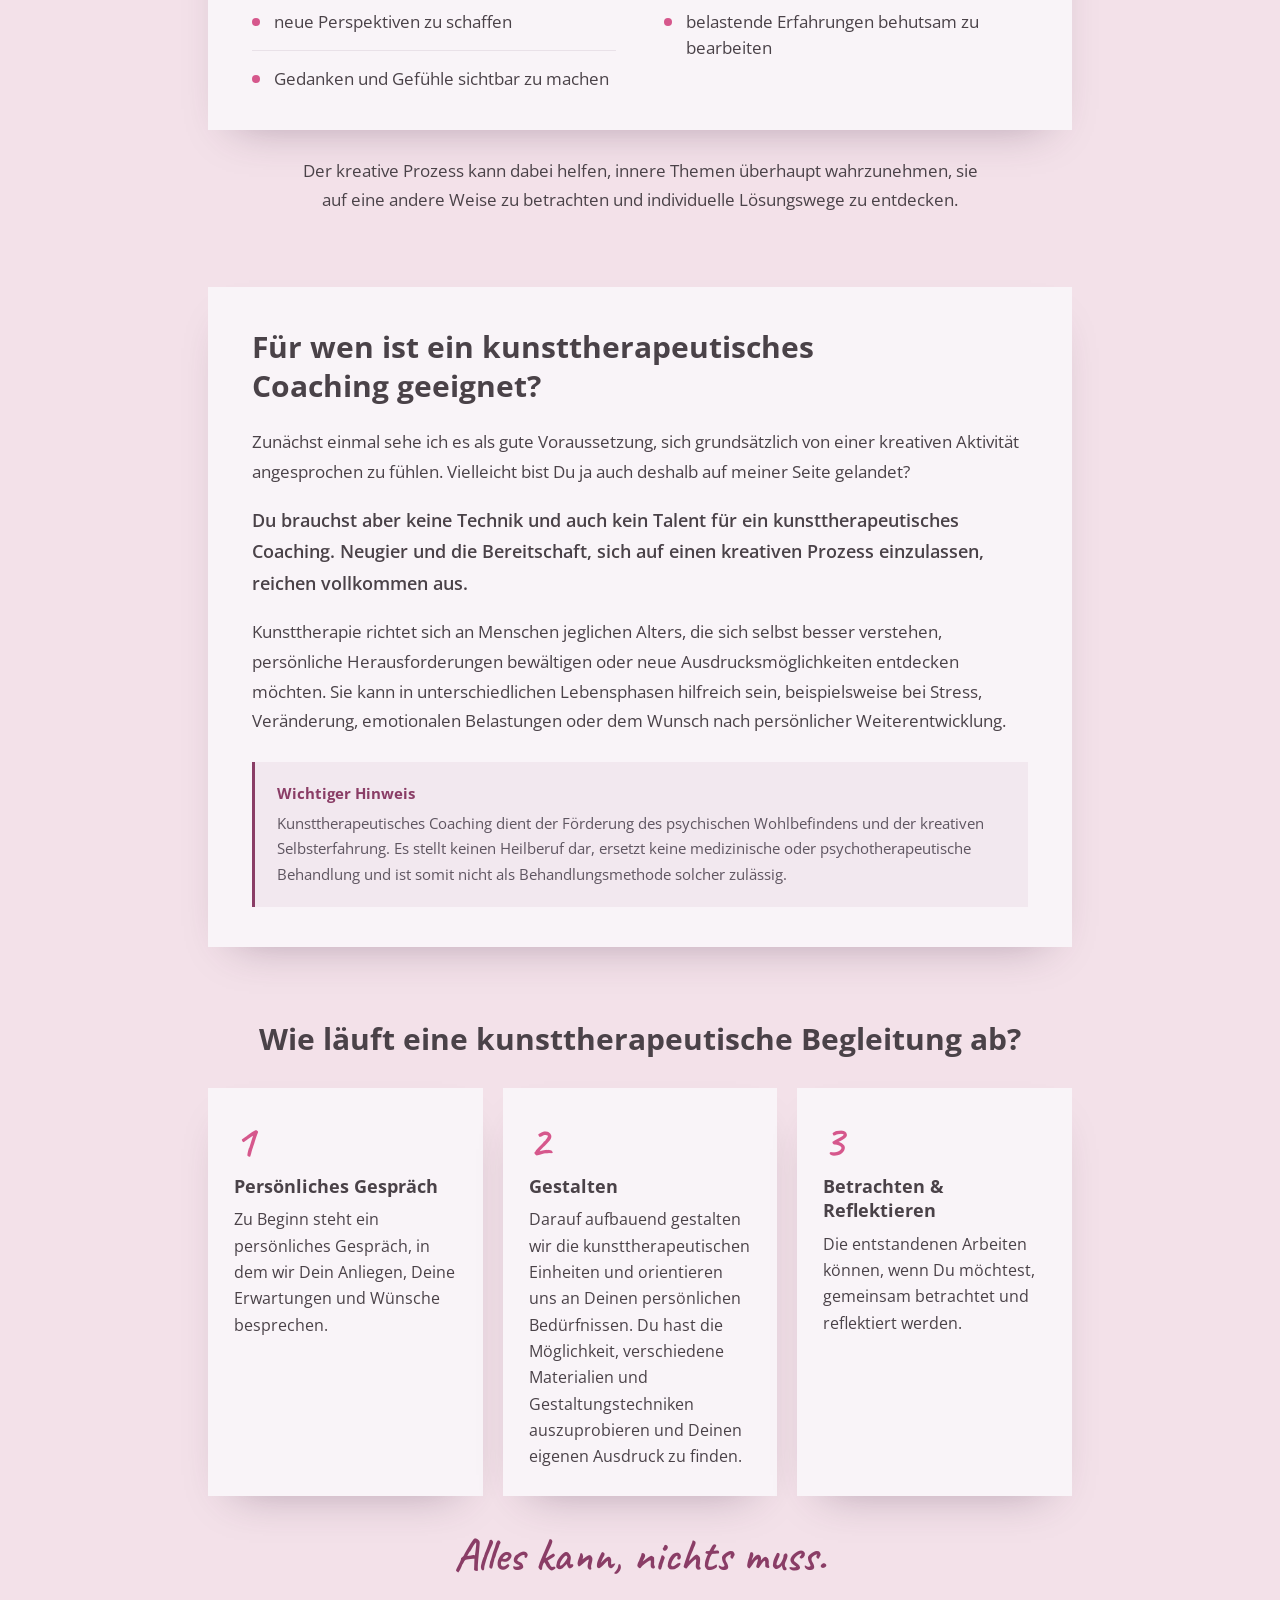
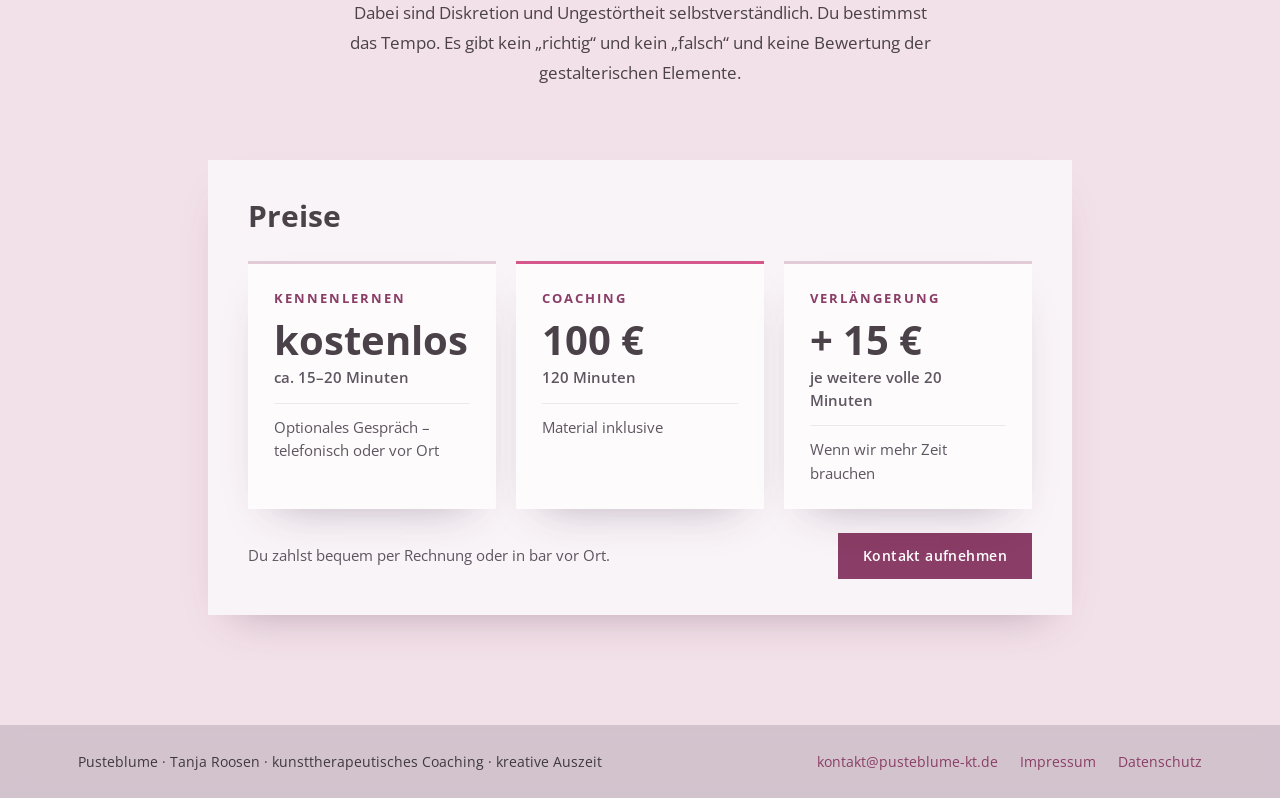
<file: kunsttherapie.html>
<!DOCTYPE html>
<html lang="de">
<head>
<meta charset="utf-8">
<meta name="viewport" content="width=device-width, initial-scale=1, viewport-fit=cover">
<title>Kunsttherapeutisches Coaching – Pusteblume</title>
<meta name="description" content="Kunsttherapeutisches Coaching: Kreativität als Weg zu innerer Klarheit und persönlicher Entwicklung – ganz ohne Talent oder Technik. Kostenloses Kennenlerngespräch.">
<meta property="og:title" content="Kunsttherapeutisches Coaching – Pusteblume">
<meta property="og:description" content="Kunsttherapeutisches Coaching: Kreativität als Weg zu innerer Klarheit und persönlicher Entwicklung – ganz ohne Talent oder Technik. Kostenloses Kennenlerngespräch.">
<meta property="og:type" content="website">
<meta property="og:image" content="assets/img/og-image.jpg">
<meta name="theme-color" content="#f6f0f6">
<link rel="icon" type="image/png" href="assets/img/favicon.png">
<link rel="apple-touch-icon" href="assets/img/apple-touch-icon.png">
<link rel="preload" href="assets/fonts/opensans-latin.woff2" as="font" type="font/woff2" crossorigin>
<link rel="stylesheet" href="assets/css/style.css?v=12">
<script defer src="https://stats.liminal-v.de/script.js" data-website-id="0924e487-20f0-47fb-a260-cd0d172adaa6"></script>
</head>
<body>
<div class="bg-fixed" aria-hidden="true">
  <div class="bg"></div>
  <div class="bg-veil"></div>
</div>

<a class="skip-link" href="#inhalt">Zum Inhalt springen</a>
<div class="page">
  <header class="site-header">
    <div class="site-header__inner">
      <a class="site-header__logo" href="index.html"><img src="assets/img/logo.webp" alt="Pusteblume – zur Startseite" width="102" height="44"></a>
      <button class="nav-toggle" type="button" aria-expanded="false" aria-controls="nav" aria-label="Menü öffnen">
        <span></span><span></span><span></span>
      </button>
      <nav class="nav" id="nav" aria-label="Hauptnavigation">
        <a href="index.html">Start</a>
        <a href="kunsttherapie.html" aria-current="page">Kunsttherapie</a>
        <a href="freies-malen.html">Kreative Auszeit</a>
        <a href="ueber-mich.html">Über mich</a>
        <a href="termine.html">Freie Termine</a>
        <a href="preise.html">Preise</a>
        <a href="kontakt.html">Kontakt</a>
      </nav>
    </div>
  </header>

  <main id="inhalt">

    <section class="section section--intro split split--center">
      <div class="stack">
        <div class="eyebrow">Kunsttherapie</div>
        <h1 class="kt-title">Kunsttherapeutisches Coaching</h1>
        <p class="kt-quote">Kreativität als Weg zu innerer Klarheit und persönlicher Entwicklung</p>
        <p class="lead">Nicht immer ist es leicht, Gefühle, Gedanken oder persönliche Belastungen in Worte zu fassen. Manchmal braucht es andere Ausdrucksformen, um das eigene Erlebte zu verstehen und neue Perspektiven zu entwickeln.</p>
        <p class="lead">Kunsttherapie bietet einen geschützten Raum, in dem Du Dich durch kreatives Werken mit inneren Themen auseinandersetzen kannst. Durch Farben, Formen, Linien und unterschiedliche Materialien können innere Empfindungen sichtbar und auf eine neue Weise erfahrbar werden.</p>
        <div class="btn-row">
          <a class="btn" href="kontakt.html?anliegen=info">Kennenlerngespräch vereinbaren</a>
          <a class="btn btn--outline" href="#ablauf">So läuft es ab</a>
        </div>
      </div>
      <div class="art-frame art-frame--static">
        <img src="assets/img/baum.webp" alt="Gemalter Lebensbaum" width="808" height="1062">
      </div>
    </section>

    <div class="content">

      <section class="block text-card" aria-labelledby="was-ist">
        <h2 class="block__title" id="was-ist">Was ist kunsttherapeutisches Coaching?</h2>
        <p class="lead">Kunsttherapie verbindet kreatives Gestalten mit einem therapeutischen Prozess. Dabei steht nicht das künstlerische Können im Vordergrund und auch nicht das fertige Werk.</p>
        <p class="lead">Jede kreative Tätigkeit bietet die Möglichkeit, sich auf individuelle Weise auszudrücken. Das entstandene Werk kann zum Ausgangspunkt für Gespräche, Reflexionen und neue Erkenntnisse werden. Durch Malen, Zeichnen, Formen und Experimentieren mit unterschiedlichen Materialien können neue Sichtweisen entstehen und persönliche Zusammenhänge bewusst(er) wahrgenommen werden.</p>
      </section>

      <section class="block" aria-labelledby="bewirken">
        <h2 class="block__title block__title--center" id="bewirken">Was kann Kunsttherapie bewirken?</h2>
        <div class="benefits-card">
          <p class="benefits-card__lead">Kunsttherapie kann dabei helfen, …</p>
          <ul class="benefits">
            <li>mehr über Dich selbst zu erfahren</li>
            <li>Ressourcen und Stärken zu erkennen</li>
            <li>neue Perspektiven zu schaffen</li>
            <li>Gedanken und Gefühle sichtbar zu machen</li>
            <li>Deinen Selbstwert zu stärken</li>
            <li>Stress abzubauen</li>
            <li>belastende Erfahrungen behutsam zu bearbeiten</li>
          </ul>
        </div>
        <p class="lead block__outro">Der kreative Prozess kann dabei helfen, innere Themen überhaupt wahrzunehmen, sie auf eine andere Weise zu betrachten und individuelle Lösungswege zu entdecken.</p>
      </section>

      <section class="block text-card" aria-labelledby="fuer-wen">
        <h2 class="block__title" id="fuer-wen">Für wen ist ein kunsttherapeutisches Coaching geeignet?</h2>
        <p class="lead">Zunächst einmal sehe ich es als gute Voraussetzung, sich grundsätzlich von einer kreativen Aktivität angesprochen zu fühlen. Vielleicht bist Du ja auch deshalb auf meiner Seite gelandet?</p>
        <p class="lead lead--strong">Du brauchst aber keine Technik und auch kein Talent für ein kunsttherapeutisches Coaching. Neugier und die Bereitschaft, sich auf einen kreativen Prozess einzulassen, reichen vollkommen aus.</p>
        <p class="lead">Kunsttherapie richtet sich an Menschen jeglichen Alters, die sich selbst besser verstehen, persönliche Herausforderungen bewältigen oder neue Ausdrucksmöglichkeiten entdecken möchten. Sie kann in unterschiedlichen Lebensphasen hilfreich sein, beispielsweise bei Stress, Veränderung, emotionalen Belastungen oder dem Wunsch nach persönlicher Weiterentwicklung.</p>
        <aside class="notice" aria-label="Wichtiger Hinweis">
          <strong>Wichtiger Hinweis</strong>
          <p>Kunsttherapeutisches Coaching dient der Förderung des psychischen Wohlbefindens und der kreativen Selbsterfahrung. Es stellt keinen Heilberuf dar, ersetzt keine medizinische oder psychotherapeutische Behandlung und ist somit nicht als Behandlungsmethode solcher zulässig.</p>
        </aside>
      </section>

      <section class="block" id="ablauf" aria-labelledby="ablauf-title">
        <h2 class="block__title block__title--center" id="ablauf-title">Wie läuft eine kunsttherapeutische Begleitung ab?</h2>
        <ol class="steps">
          <li>
            <h3>Persönliches Gespräch</h3>
            <p>Zu Beginn steht ein persönliches Gespräch, in dem wir Dein Anliegen, Deine Erwartungen und Wünsche besprechen.</p>
          </li>
          <li>
            <h3>Gestalten</h3>
            <p>Darauf aufbauend gestalten wir die kunsttherapeutischen Einheiten und orientieren uns an Deinen persönlichen Bedürfnissen. Du hast die Möglichkeit, verschiedene Materialien und Gestaltungstechniken auszuprobieren und Deinen eigenen Ausdruck zu finden.</p>
          </li>
          <li>
            <h3>Betrachten &amp; Reflektieren</h3>
            <p>Die entstandenen Arbeiten können, wenn Du möchtest, gemeinsam betrachtet und reflektiert werden.</p>
          </li>
        </ol>
        <p class="motto">Alles kann, nichts muss.</p>
        <p class="lead block__outro">Dabei sind Diskretion und Ungestörtheit selbstverständlich. Du bestimmst das Tempo. Es gibt kein „richtig“ und kein „falsch“ und keine Bewertung der gestalterischen Elemente.</p>
      </section>

      <section class="block price-teaser" aria-labelledby="kt-preise">
        <h2 class="block__title" id="kt-preise">Preise</h2>
        <div class="tiles">
          <div class="tile">
            <span class="tile__label">Kennenlernen</span>
            <span class="tile__price">kostenlos</span>
            <span class="tile__unit">ca. 15–20 Minuten</span>
            <p class="tile__text">Optionales Gespräch – telefonisch oder vor Ort</p>
          </div>
          <div class="tile tile--featured">
            <span class="tile__label">Coaching</span>
            <span class="tile__price">100&nbsp;€</span>
            <span class="tile__unit">120 Minuten</span>
            <p class="tile__text">Material inklusive</p>
          </div>
          <div class="tile">
            <span class="tile__label">Verlängerung</span>
            <span class="tile__price">+&nbsp;15&nbsp;€</span>
            <span class="tile__unit">je weitere volle 20 Minuten</span>
            <p class="tile__text">Wenn wir mehr Zeit brauchen</p>
          </div>
        </div>
        <div class="price-teaser__footer">
          <p>Du zahlst bequem per Rechnung oder in bar vor Ort.</p>
          <a class="btn" href="kontakt.html?anliegen=info">Kontakt aufnehmen</a>
        </div>
      </section>

    </div>
  </main>

  <footer class="site-footer">
    <div class="site-footer__inner">
      <div>Pusteblume · Tanja Roosen · kunsttherapeutisches Coaching · kreative Auszeit</div>
      <div class="site-footer__links">
        <a href="mailto:kontakt@pusteblume-kt.de">kontakt@pusteblume-kt.de</a>
        <a href="impressum.html">Impressum</a>
        <a href="datenschutz.html">Datenschutz</a>
      </div>
    </div>
  </footer>
</div>

<script src="assets/js/config.js?v=10"></script>
<script src="assets/js/main.js?v=10"></script>
</body>
</html>
</file>
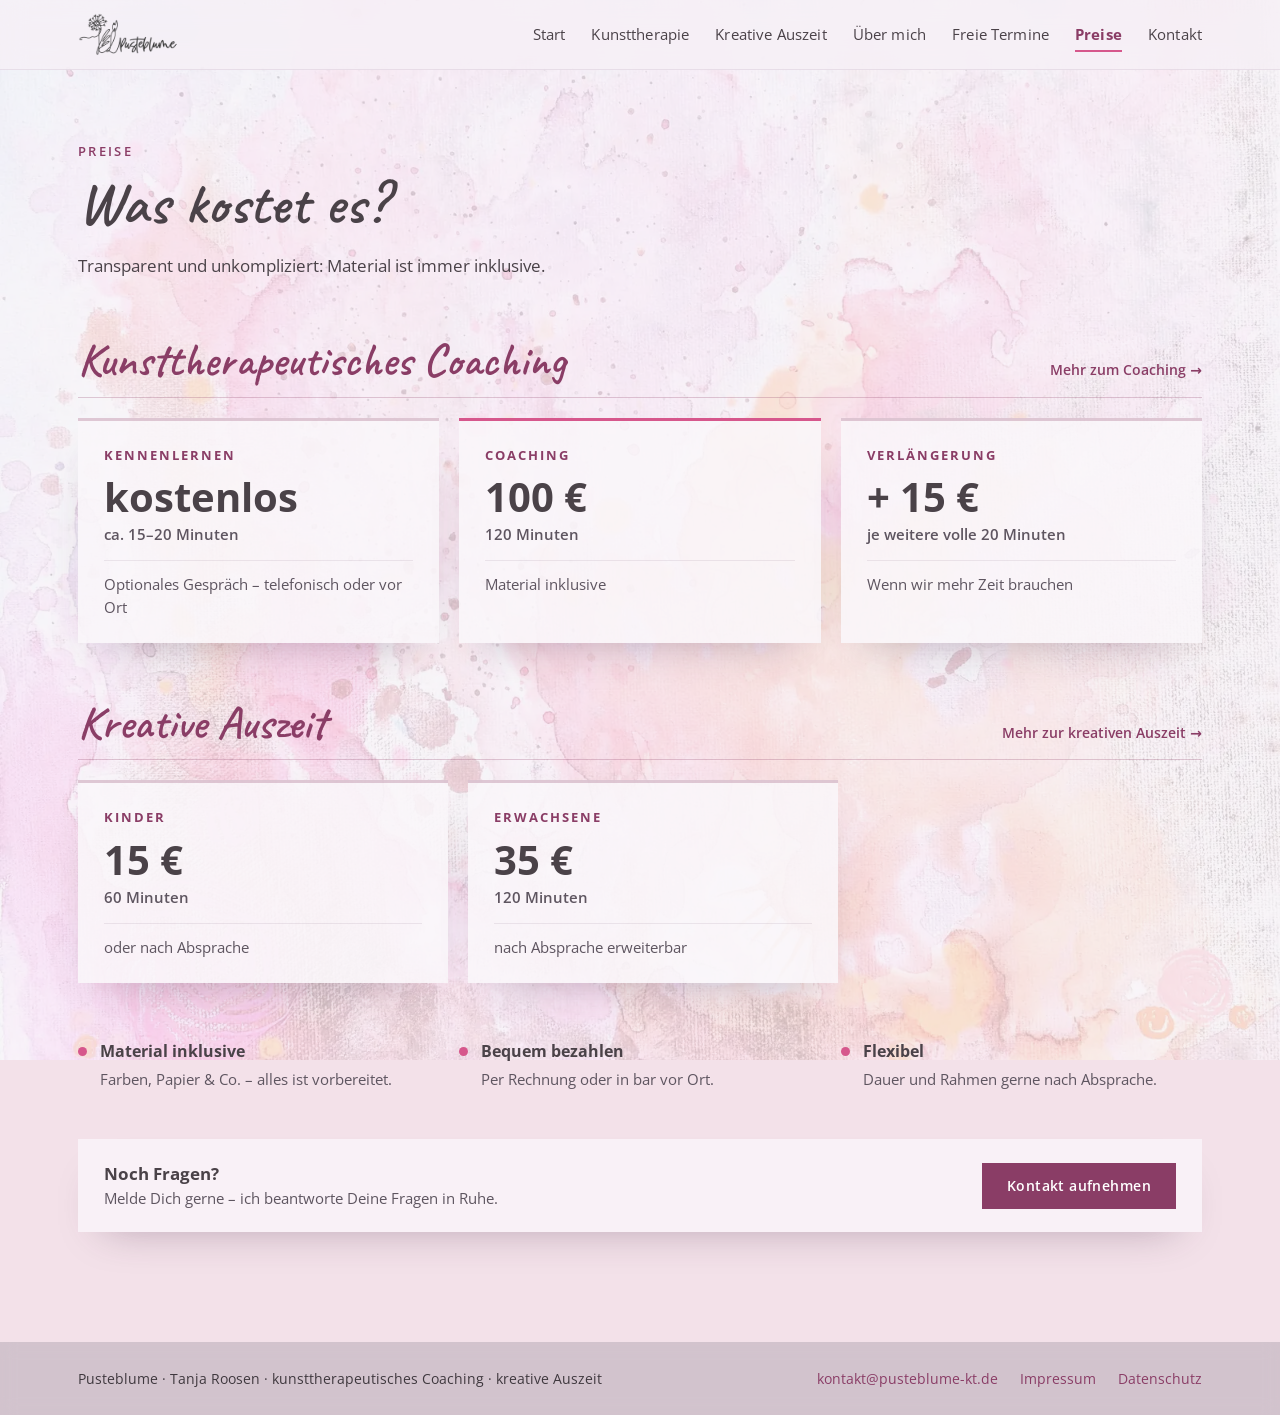
<file: preise.html>
<!DOCTYPE html>
<html lang="de">
<head>
<meta charset="utf-8">
<meta name="viewport" content="width=device-width, initial-scale=1, viewport-fit=cover">
<title>Preise – Pusteblume</title>
<meta name="description" content="Preise für kunsttherapeutisches Coaching (inkl. kostenlosem Kennenlerngespräch) und die kreative Auszeit bei Pusteblume.">
<meta property="og:title" content="Preise – Pusteblume">
<meta property="og:description" content="Preise für kunsttherapeutisches Coaching (inkl. kostenlosem Kennenlerngespräch) und die kreative Auszeit bei Pusteblume.">
<meta property="og:type" content="website">
<meta property="og:image" content="assets/img/og-image.jpg">
<meta name="theme-color" content="#f6f0f6">
<link rel="icon" type="image/png" href="assets/img/favicon.png">
<link rel="apple-touch-icon" href="assets/img/apple-touch-icon.png">
<link rel="preload" href="assets/fonts/opensans-latin.woff2" as="font" type="font/woff2" crossorigin>
<link rel="stylesheet" href="assets/css/style.css?v=12">
<script defer src="https://stats.liminal-v.de/script.js" data-website-id="0924e487-20f0-47fb-a260-cd0d172adaa6"></script>
</head>
<body>
<div class="bg-fixed" aria-hidden="true">
  <div class="bg"></div>
  <div class="bg-veil"></div>
</div>

<a class="skip-link" href="#inhalt">Zum Inhalt springen</a>
<div class="page">
  <header class="site-header">
    <div class="site-header__inner">
      <a class="site-header__logo" href="index.html"><img src="assets/img/logo.webp" alt="Pusteblume – zur Startseite" width="102" height="44"></a>
      <button class="nav-toggle" type="button" aria-expanded="false" aria-controls="nav" aria-label="Menü öffnen">
        <span></span><span></span><span></span>
      </button>
      <nav class="nav" id="nav" aria-label="Hauptnavigation">
        <a href="index.html">Start</a>
        <a href="kunsttherapie.html">Kunsttherapie</a>
        <a href="freies-malen.html">Kreative Auszeit</a>
        <a href="ueber-mich.html">Über mich</a>
        <a href="termine.html">Freie Termine</a>
        <a href="preise.html" aria-current="page">Preise</a>
        <a href="kontakt.html">Kontakt</a>
      </nav>
    </div>
  </header>

  <main id="inhalt">

    <section class="section">
      <div class="stack stack--tight measure">
        <div class="eyebrow">Preise</div>
        <h1 class="script-title">Was kostet es?</h1>
        <p class="lead">Transparent und unkompliziert: Material ist immer inklusive.</p>
      </div>

      <section class="price-offer" aria-labelledby="p-coaching">
        <div class="price-offer__head">
          <h2 id="p-coaching">Kunsttherapeutisches Coaching</h2>
          <a href="kunsttherapie.html">Mehr zum Coaching →</a>
        </div>
        <div class="tiles">
          <div class="tile">
            <span class="tile__label">Kennenlernen</span>
            <span class="tile__price">kostenlos</span>
            <span class="tile__unit">ca. 15–20 Minuten</span>
            <p class="tile__text">Optionales Gespräch – telefonisch oder vor Ort</p>
          </div>
          <div class="tile tile--featured">
            <span class="tile__label">Coaching</span>
            <span class="tile__price">100&nbsp;€</span>
            <span class="tile__unit">120 Minuten</span>
            <p class="tile__text">Material inklusive</p>
          </div>
          <div class="tile">
            <span class="tile__label">Verlängerung</span>
            <span class="tile__price">+&nbsp;15&nbsp;€</span>
            <span class="tile__unit">je weitere volle 20 Minuten</span>
            <p class="tile__text">Wenn wir mehr Zeit brauchen</p>
          </div>
        </div>
      </section>

      <section class="price-offer" aria-labelledby="p-auszeit">
        <div class="price-offer__head">
          <h2 id="p-auszeit">Kreative Auszeit</h2>
          <a href="freies-malen.html">Mehr zur kreativen Auszeit →</a>
        </div>
        <div class="tiles tiles--two">
          <div class="tile">
            <span class="tile__label">Kinder</span>
            <span class="tile__price">15&nbsp;€</span>
            <span class="tile__unit">60 Minuten</span>
            <p class="tile__text">oder nach Absprache</p>
          </div>
          <div class="tile">
            <span class="tile__label">Erwachsene</span>
            <span class="tile__price">35&nbsp;€</span>
            <span class="tile__unit">120 Minuten</span>
            <p class="tile__text">nach Absprache erweiterbar</p>
          </div>
        </div>
      </section>

      <ul class="facts">
        <li><strong>Material inklusive</strong><span>Farben, Papier &amp; Co. – alles ist vorbereitet.</span></li>
        <li><strong>Bequem bezahlen</strong><span>Per Rechnung oder in bar vor Ort.</span></li>
        <li><strong>Flexibel</strong><span>Dauer und Rahmen gerne nach Absprache.</span></li>
      </ul>

      <div class="cta-box cta-box--wide">
        <div>
          <strong>Noch Fragen?</strong>
          <span>Melde Dich gerne – ich beantworte Deine Fragen in Ruhe.</span>
        </div>
        <a class="btn" href="kontakt.html?anliegen=info">Kontakt aufnehmen</a>
      </div>
    </section>
  </main>

  <footer class="site-footer">
    <div class="site-footer__inner">
      <div>Pusteblume · Tanja Roosen · kunsttherapeutisches Coaching · kreative Auszeit</div>
      <div class="site-footer__links">
        <a href="mailto:kontakt@pusteblume-kt.de">kontakt@pusteblume-kt.de</a>
        <a href="impressum.html">Impressum</a>
        <a href="datenschutz.html">Datenschutz</a>
      </div>
    </div>
  </footer>
</div>

<script src="assets/js/config.js?v=10"></script>
<script src="assets/js/main.js?v=10"></script>
</body>
</html>
</file>
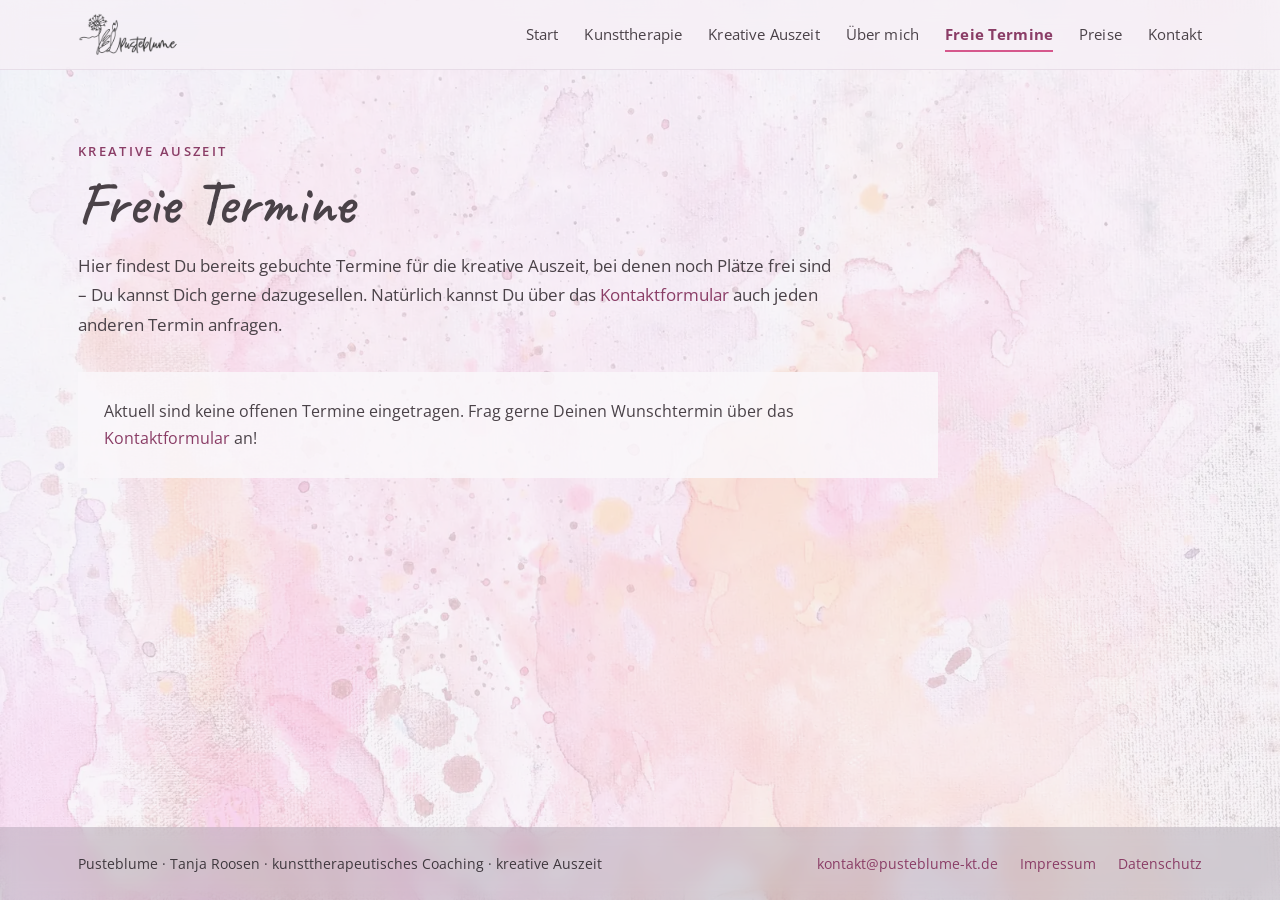
<file: termine.html>
<!DOCTYPE html>
<html lang="de">
<head>
<meta charset="utf-8">
<meta name="viewport" content="width=device-width, initial-scale=1, viewport-fit=cover">
<title>Freie Termine – Pusteblume</title>
<meta name="description" content="Freie Termine für die kreative Auszeit bei Pusteblume – hier kannst Du Dich bei bestehenden Terminen dazugesellen.">
<meta property="og:title" content="Freie Termine – Pusteblume">
<meta property="og:description" content="Freie Termine für die kreative Auszeit bei Pusteblume – hier kannst Du Dich bei bestehenden Terminen dazugesellen.">
<meta property="og:type" content="website">
<meta property="og:image" content="assets/img/og-image.jpg">
<meta name="theme-color" content="#f6f0f6">
<link rel="icon" type="image/png" href="assets/img/favicon.png">
<link rel="apple-touch-icon" href="assets/img/apple-touch-icon.png">
<link rel="preload" href="assets/fonts/opensans-latin.woff2" as="font" type="font/woff2" crossorigin>
<link rel="stylesheet" href="assets/css/style.css?v=12">
<script defer src="https://stats.liminal-v.de/script.js" data-website-id="0924e487-20f0-47fb-a260-cd0d172adaa6"></script>
</head>
<body>
<div class="bg-fixed" aria-hidden="true">
  <div class="bg"></div>
  <div class="bg-veil"></div>
</div>

<a class="skip-link" href="#inhalt">Zum Inhalt springen</a>
<div class="page">
  <header class="site-header">
    <div class="site-header__inner">
      <a class="site-header__logo" href="index.html"><img src="assets/img/logo.webp" alt="Pusteblume – zur Startseite" width="102" height="44"></a>
      <button class="nav-toggle" type="button" aria-expanded="false" aria-controls="nav" aria-label="Menü öffnen">
        <span></span><span></span><span></span>
      </button>
      <nav class="nav" id="nav" aria-label="Hauptnavigation">
        <a href="index.html">Start</a>
        <a href="kunsttherapie.html">Kunsttherapie</a>
        <a href="freies-malen.html">Kreative Auszeit</a>
        <a href="ueber-mich.html">Über mich</a>
        <a href="termine.html" aria-current="page">Freie Termine</a>
        <a href="preise.html">Preise</a>
        <a href="kontakt.html">Kontakt</a>
      </nav>
    </div>
  </header>

  <main id="inhalt">

    <section class="section">
      <div class="stack stack--tight measure">
        <div class="eyebrow">Kreative Auszeit</div>
        <h1 class="script-title">Freie Termine</h1>
        <p class="lead">Hier findest Du bereits gebuchte Termine für die kreative Auszeit, bei denen noch Plätze frei sind – Du kannst Dich gerne dazugesellen. Natürlich kannst Du über das <a href="kontakt.html?anliegen=frei">Kontaktformular</a> auch jeden anderen Termin anfragen.</p>
      </div>
      <div class="termine" id="termine-list">
        <noscript><p class="termine__empty">Bitte aktiviere JavaScript, um die Termine zu sehen – oder melde Dich direkt unter <a href="mailto:kontakt@pusteblume-kt.de">kontakt@pusteblume-kt.de</a>.</p></noscript>
      </div>
    </section>
  </main>

  <footer class="site-footer">
    <div class="site-footer__inner">
      <div>Pusteblume · Tanja Roosen · kunsttherapeutisches Coaching · kreative Auszeit</div>
      <div class="site-footer__links">
        <a href="mailto:kontakt@pusteblume-kt.de">kontakt@pusteblume-kt.de</a>
        <a href="impressum.html">Impressum</a>
        <a href="datenschutz.html">Datenschutz</a>
      </div>
    </div>
  </footer>
</div>

<script src="assets/js/config.js?v=10"></script>
<script src="assets/js/main.js?v=10"></script>
</body>
</html>
</file>
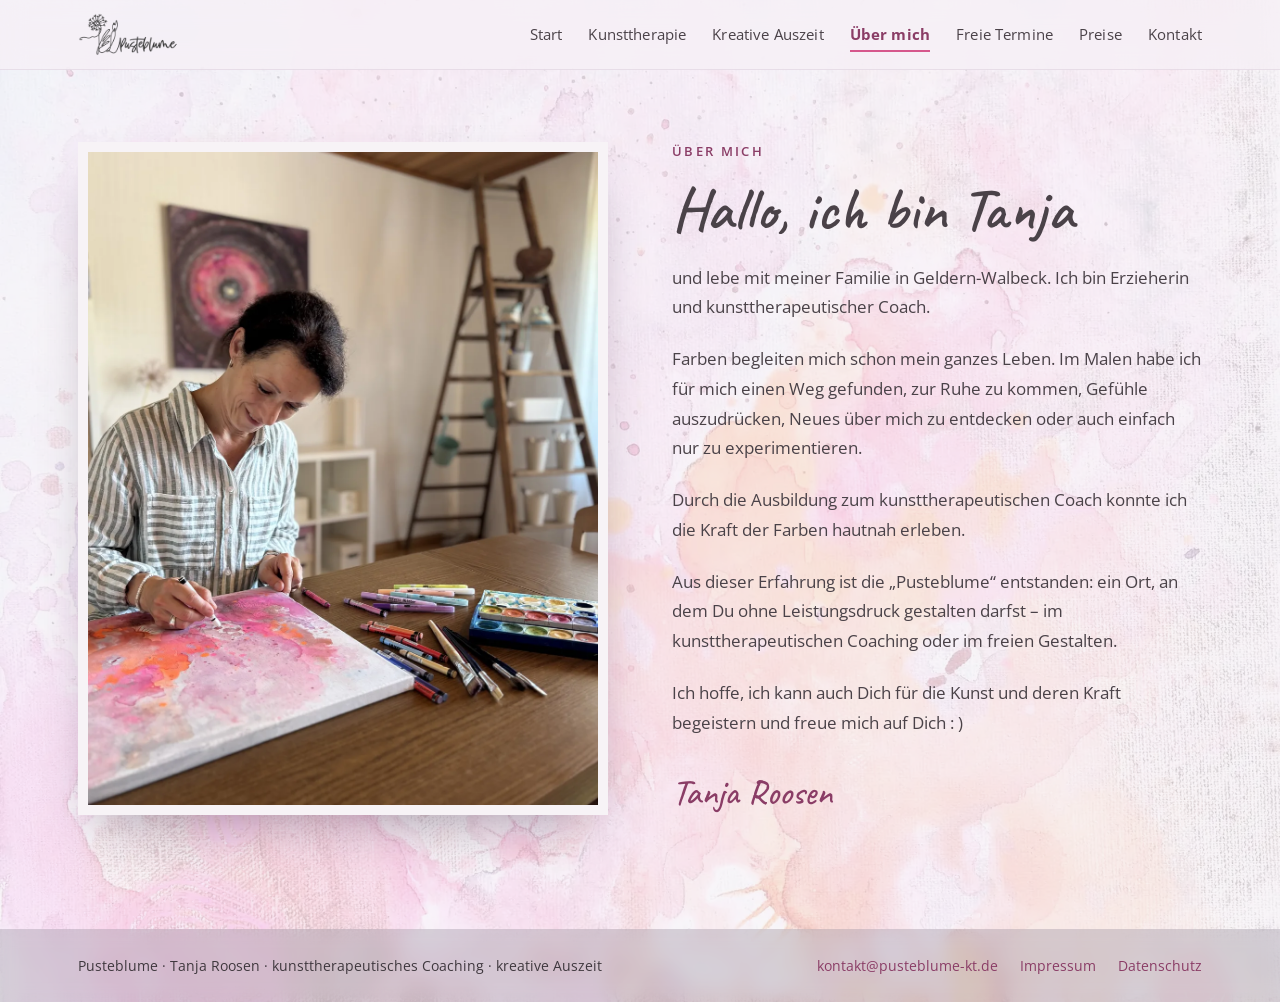
<file: ueber-mich.html>
<!DOCTYPE html>
<html lang="de">
<head>
<meta charset="utf-8">
<meta name="viewport" content="width=device-width, initial-scale=1, viewport-fit=cover">
<title>Über mich – Pusteblume</title>
<meta name="description" content="Hallo, ich bin Tanja Roosen – kunsttherapeutischer Coach. Pusteblume ist ein Ort, an dem Du ohne Leistungsdruck gestalten darfst.">
<meta property="og:title" content="Über mich – Pusteblume">
<meta property="og:description" content="Hallo, ich bin Tanja Roosen – kunsttherapeutischer Coach. Pusteblume ist ein Ort, an dem Du ohne Leistungsdruck gestalten darfst.">
<meta property="og:type" content="website">
<meta property="og:image" content="assets/img/og-image.jpg">
<meta name="theme-color" content="#f6f0f6">
<link rel="icon" type="image/png" href="assets/img/favicon.png">
<link rel="apple-touch-icon" href="assets/img/apple-touch-icon.png">
<link rel="preload" href="assets/fonts/opensans-latin.woff2" as="font" type="font/woff2" crossorigin>
<link rel="stylesheet" href="assets/css/style.css?v=12">
<script defer src="https://stats.liminal-v.de/script.js" data-website-id="0924e487-20f0-47fb-a260-cd0d172adaa6"></script>
</head>
<body>
<div class="bg-fixed" aria-hidden="true">
  <div class="bg"></div>
  <div class="bg-veil"></div>
</div>

<a class="skip-link" href="#inhalt">Zum Inhalt springen</a>
<div class="page">
  <header class="site-header">
    <div class="site-header__inner">
      <a class="site-header__logo" href="index.html"><img src="assets/img/logo.webp" alt="Pusteblume – zur Startseite" width="102" height="44"></a>
      <button class="nav-toggle" type="button" aria-expanded="false" aria-controls="nav" aria-label="Menü öffnen">
        <span></span><span></span><span></span>
      </button>
      <nav class="nav" id="nav" aria-label="Hauptnavigation">
        <a href="index.html">Start</a>
        <a href="kunsttherapie.html">Kunsttherapie</a>
        <a href="freies-malen.html">Kreative Auszeit</a>
        <a href="ueber-mich.html" aria-current="page">Über mich</a>
        <a href="termine.html">Freie Termine</a>
        <a href="preise.html">Preise</a>
        <a href="kontakt.html">Kontakt</a>
      </nav>
    </div>
  </header>

  <main id="inhalt">

    <section class="section split">
      <div class="photo-frame">
        <img src="assets/img/ueber-mich.webp" alt="Tanja Roosen beim Malen" width="1100" height="1409">
      </div>
      <div class="stack">
        <div class="eyebrow">Über mich</div>
        <h1 class="script-title">Hallo, ich bin Tanja</h1>
        <p class="lead">und lebe mit meiner Familie in Geldern-Walbeck. Ich bin Erzieherin und kunsttherapeutischer Coach.</p>
        <p class="lead">Farben begleiten mich schon mein ganzes Leben. Im Malen habe ich für mich einen Weg gefunden, zur Ruhe zu kommen, Gefühle auszudrücken, Neues über mich zu entdecken oder auch einfach nur zu experimentieren.</p>
        <p class="lead">Durch die Ausbildung zum kunsttherapeutischen Coach konnte ich die Kraft der Farben hautnah erleben.</p>
        <p class="lead">Aus dieser Erfahrung ist die „Pusteblume“ entstanden: ein Ort, an dem Du ohne Leistungsdruck gestalten darfst – im kunsttherapeutischen Coaching oder im freien Gestalten.</p>
        <p class="lead">Ich hoffe, ich kann auch Dich für die Kunst und deren Kraft begeistern und freue mich auf Dich&nbsp;: )</p>
        <div class="signature">Tanja Roosen</div>
      </div>
    </section>
  </main>

  <footer class="site-footer">
    <div class="site-footer__inner">
      <div>Pusteblume · Tanja Roosen · kunsttherapeutisches Coaching · kreative Auszeit</div>
      <div class="site-footer__links">
        <a href="mailto:kontakt@pusteblume-kt.de">kontakt@pusteblume-kt.de</a>
        <a href="impressum.html">Impressum</a>
        <a href="datenschutz.html">Datenschutz</a>
      </div>
    </div>
  </footer>
</div>

<script src="assets/js/config.js?v=10"></script>
<script src="assets/js/main.js?v=10"></script>
</body>
</html>
</file>
<file: assets/css/style.css>
/* ==========================================================================
   Pusteblume – kunsttherapeutisches Coaching · freies Malen
   ========================================================================== */

/* ---------- Schriften (lokal eingebunden, keine Verbindung zu Google) ---------- */

@font-face {
  font-family: 'Caveat'; font-style: normal; font-weight: 500 600; font-display: swap;
  src: url('../fonts/caveat-latin-ext.woff2') format('woff2');
  unicode-range: U+0100-02BA, U+02BD-02C5, U+02C7-02CC, U+02CE-02D7, U+02DD-02FF, U+0304, U+0308, U+0329, U+1D00-1DBF, U+1E00-1E9F, U+1EF2-1EFF, U+2020, U+20A0-20AB, U+20AD-20C4, U+2113, U+2C60-2C7F, U+A720-A7FF;
}

@font-face {
  font-family: 'Caveat'; font-style: normal; font-weight: 500 600; font-display: swap;
  src: url('../fonts/caveat-latin.woff2') format('woff2');
  unicode-range: U+0000-00FF, U+0131, U+0152-0153, U+02BB-02BC, U+02C6, U+02DA, U+02DC, U+0304, U+0308, U+0329, U+2000-206F, U+20AC, U+2122, U+2191, U+2193, U+2212, U+2215, U+FEFF, U+FFFD;
}

@font-face {
  font-family: 'Open Sans'; font-style: normal; font-weight: 400 700; font-display: swap;
  src: url('../fonts/opensans-latin-ext.woff2') format('woff2');
  unicode-range: U+0100-02BA, U+02BD-02C5, U+02C7-02CC, U+02CE-02D7, U+02DD-02FF, U+0304, U+0308, U+0329, U+1D00-1DBF, U+1E00-1E9F, U+1EF2-1EFF, U+2020, U+20A0-20AB, U+20AD-20C4, U+2113, U+2C60-2C7F, U+A720-A7FF;
}

@font-face {
  font-family: 'Open Sans'; font-style: normal; font-weight: 400 700; font-display: swap;
  src: url('../fonts/opensans-latin.woff2') format('woff2');
  unicode-range: U+0000-00FF, U+0131, U+0152-0153, U+02BB-02BC, U+02C6, U+02DA, U+02DC, U+0304, U+0308, U+0329, U+2000-206F, U+20AC, U+2122, U+2191, U+2193, U+2212, U+2215, U+FEFF, U+FFFD;
}

:root {
  --text: #4a4248;
  --text-soft: #5e5560;
  --text-muted: #7a6c78;
  --accent: #8a3d66;
  --accent-hover: #a2467a;
  --accent-bright: #c2457f;
  --dot: #d6578c;
  --paper: #fdfbfc;
  --card: rgba(250, 246, 250, 0.88);
  --border: #cbbcca;
  --line: rgba(120, 90, 120, 0.12);
  --shadow: 0 24px 50px -22px rgba(70, 40, 70, 0.45);
  --shadow-soft: 0 20px 44px -26px rgba(70, 40, 70, 0.4);
  --font-script: 'Caveat', cursive;
  --font-body: 'Open Sans', system-ui, sans-serif;
  --container: 1180px;
  --gutter: 28px;
  --header-h: 69px;
}

@media (max-width: 860px) {
  :root { --gutter: 20px; --header-h: 61px; }
}

*, *::before, *::after { box-sizing: border-box; }

[hidden] { display: none !important; }

html, body { margin: 0; padding: 0; }
/* Farbe entspricht dem verschleierten Aquarell, falls irgendwo der Untergrund durchscheint */
html { background: #f3e1e9; }
html {
  scroll-behavior: smooth;
  scroll-padding-top: calc(var(--header-h) + 16px);
  -webkit-text-size-adjust: 100%;
  text-size-adjust: 100%;
}

body {
  font-family: var(--font-body);
  color: var(--text);
  background: #f3e1e9;
  -webkit-font-smoothing: antialiased;
  -webkit-tap-highlight-color: transparent;
  line-height: 1.5;
}
body.nav-open { overflow: hidden; }

img { max-width: 100%; height: auto; display: block; }

a { color: var(--accent); text-decoration: none; transition: color .2s; }
a:hover { color: var(--accent-bright); }

input, textarea, select, button { font-family: inherit; }

:focus-visible { outline: 2px solid var(--dot); outline-offset: 3px; }

.skip-link {
  position: absolute; left: 12px; top: -60px; z-index: 100;
  background: var(--accent); color: #fff; padding: 10px 16px; font-size: 14px; font-weight: 600;
}
.skip-link:focus { top: 12px; color: #fff; }

/* ---------- Hintergrund ---------- */

/* iOS 26 Safari zeichnet fixierte Elemente, die bis zum unteren Rand reichen, nicht
   unter der schwebenden Leiste, sondern füllt dort eine Volltonfarbe (sichtbarer Rand).
   Workaround: Der fixierte Container ist niedrig (< 50vh) und die Ebenen ragen
   sichtbar aus ihm heraus – so wird der Hintergrund bis ganz unten gemalt. */
.bg-fixed {
  position: fixed; top: 0; left: 0; right: 0; z-index: 0;
  height: 1px; overflow: visible; pointer-events: none;
}
.bg, .bg-veil, .bg-start {
  position: absolute; top: 0; left: 0; right: 0;
  height: calc(100vh + 160px); height: calc(100lvh + 160px);
}
.bg { background: url('../img/bg-aquarell-rosa.webp') center / cover no-repeat; }
.bg-veil { background: rgba(247, 242, 246, 0.68); }
.bg-start { pointer-events: none; will-change: opacity; }
.bg-start::before, .bg-start::after { content: ""; position: absolute; inset: 0; }
.bg-start::before {
  background: url('../img/bg-aquarell-orange.webp') center / cover no-repeat;
  filter: hue-rotate(-10deg) saturate(0.85) brightness(1.04);
}
.bg-start::after {
  background: radial-gradient(ellipse at 50% 55%,
    rgba(255, 247, 250, 0.75) 0%, rgba(255, 244, 248, 0.5) 50%, rgba(255, 242, 247, 0.35) 100%);
}

.page {
  position: relative; z-index: 1;
  min-height: 100vh;
  /* viewport-fit=cover: im Querformat nicht unter die Notch rutschen */
  padding-left: env(safe-area-inset-left); padding-right: env(safe-area-inset-right);
  display: flex; flex-direction: column;
}
main { flex: 1; }

/* ---------- Header & Navigation ---------- */

.site-header {
  position: sticky; top: 0; z-index: 20;
  background: rgba(246, 240, 246, 0.78);
  -webkit-backdrop-filter: blur(12px); backdrop-filter: blur(12px);
  border-bottom: 1px solid var(--line);
}
.site-header__inner {
  max-width: var(--container); margin: 0 auto; padding: 12px var(--gutter);
  min-height: var(--header-h);
  display: flex; align-items: center; justify-content: space-between; gap: 24px;
}
.site-header__logo { display: flex; align-items: center; flex: none; transition: opacity .3s; }
.site-header__logo img { height: 44px; width: auto; }

.nav { display: flex; align-items: center; gap: 2px 26px; }
.nav a {
  position: relative; padding: 8px 0; font-size: 15px; letter-spacing: 0.01em;
  color: var(--text); white-space: nowrap;
}
.nav a::after {
  content: ""; position: absolute; left: 0; right: 0; bottom: 2px; height: 1.5px;
  background: var(--dot); transform: scaleX(0); transform-origin: left; transition: transform .25s ease;
}
.nav a:hover { color: var(--accent); }
.nav a:hover::after { transform: scaleX(1); opacity: .5; }
.nav a[aria-current="page"] { color: var(--accent); font-weight: 700; }
.nav a[aria-current="page"]::after { transform: scaleX(1); opacity: 1; }

.nav-toggle {
  display: none; position: relative; width: 44px; height: 44px; margin-right: -10px;
  border: none; background: none; padding: 0; cursor: pointer; color: var(--text);
}
.nav-toggle span {
  position: absolute; left: 11px; right: 11px; height: 1.8px; border-radius: 2px;
  background: currentColor; transition: transform .3s ease, opacity .2s ease;
}
.nav-toggle span:nth-child(1) { top: 15px; }
.nav-toggle span:nth-child(2) { top: 21px; }
.nav-toggle span:nth-child(3) { top: 27px; }
.nav-toggle[aria-expanded="true"] span:nth-child(1) { transform: translateY(6px) rotate(45deg); }
.nav-toggle[aria-expanded="true"] span:nth-child(2) { opacity: 0; }
.nav-toggle[aria-expanded="true"] span:nth-child(3) { transform: translateY(-6px) rotate(-45deg); }

@media (max-width: 1000px) {
  .nav { gap: 2px 18px; }
  .nav a { font-size: 14px; }
}

@media (max-width: 860px) {
  .site-header { -webkit-backdrop-filter: none; backdrop-filter: none; background: rgba(247, 241, 247, 0.96); }
  .site-header__inner { padding-top: 8px; padding-bottom: 8px; }
  .site-header__logo img { height: 38px; }
  .nav-toggle { display: block; }

  .nav {
    /* absolute statt fixed: backdrop-filter am Header wäre sonst der Bezugsrahmen */
    position: absolute; left: 0; right: 0; top: 100%;
    height: calc(100vh - var(--header-h)); height: calc(100dvh - var(--header-h));
    flex-direction: column; align-items: stretch; gap: 0;
    padding: 12px var(--gutter) calc(32px + env(safe-area-inset-bottom));
    background: rgba(246, 240, 246, 0.98);
    overflow-y: auto; overscroll-behavior: contain;
    display: none;
  }
  .nav.is-open { display: flex; animation: nav-in .22s ease; }
  .nav a {
    display: flex; align-items: center; gap: 12px;
    padding: 16px 4px; font-size: 19px; border-bottom: 1px solid var(--line);
  }
  .nav a::after { display: none; }
  .nav a[aria-current="page"]::before {
    content: ""; width: 8px; height: 8px; border-radius: 50%; background: var(--dot); flex: none;
  }
}

@keyframes nav-in { from { opacity: 0; transform: translateY(-8px); } to { opacity: 1; transform: none; } }

/* ---------- Typografie & Bausteine ---------- */

.eyebrow {
  font-size: 13px; letter-spacing: 0.18em; text-transform: uppercase;
  color: var(--accent); font-weight: 600;
}
.script-title {
  margin: 0; font-family: var(--font-script); font-weight: 600;
  font-size: clamp(44px, 7vw, 60px); line-height: 1.05; color: var(--text);
}
.lead { margin: 0; font-size: 17px; line-height: 1.75; text-wrap: pretty; }
.lead--strong { font-size: 18px; font-weight: 600; }

.stack { display: flex; flex-direction: column; gap: 22px; }
.stack--tight { gap: 16px; }
.stack .eyebrow + .script-title,
.stack .eyebrow + .kt-title { margin-top: -6px; }

.btn {
  display: inline-flex; align-items: center; justify-content: center; gap: 8px;
  min-height: 46px; border: 1.5px solid var(--accent); background: var(--accent); color: #fff;
  padding: 11px 24px; font-size: 14px; font-weight: 600; letter-spacing: 0.03em; line-height: 1.3;
  cursor: pointer; text-align: center; transition: background .2s, color .2s, border-color .2s;
}
.btn:hover { background: var(--accent-hover); border-color: var(--accent-hover); color: #fff; }
.btn--outline { background: transparent; color: var(--accent); }
.btn--outline:hover { background: var(--accent); border-color: var(--accent); color: #fff; }
.btn--pill { border-radius: 999px; min-height: 42px; padding: 8px 22px; }

.btn-row { display: flex; gap: 14px; flex-wrap: wrap; margin-top: 8px; }

.photo-frame {
  background: #f7f3f6; padding: 10px;
  box-shadow: 0 24px 50px -20px rgba(70, 40, 70, 0.45);
}
.photo-frame img { width: 100%; height: auto; }

.section {
  max-width: var(--container); margin: 0 auto; padding: 72px var(--gutter) 110px;
}
.split {
  display: grid; grid-template-columns: repeat(auto-fit, minmax(min(100%, 420px), 1fr));
  gap: 64px; align-items: start;
}
.split--center { align-items: center; }
/* Einspaltig: Bilder nicht über die ganze Breite aufblähen */
@media (max-width: 904px) {
  .split > .photo-frame, .split > .art-frame { width: calc(100% - 12px); max-width: 520px; justify-self: center; }
}
.measure { max-width: 760px; }

@media (max-width: 860px) {
  .section { padding: 40px var(--gutter) 72px; }
  .split { gap: 36px; }
  .lead { font-size: 16px; line-height: 1.7; hyphens: auto; -webkit-hyphens: auto; }
  .lead--strong { font-size: 17px; }
  .stack { gap: 18px; }
}

@media (max-width: 520px) {
  .btn-row .btn, .cta-box .btn, .price-footer .btn, .form button[type="submit"] { width: 100%; }
}

/* ---------- Startseite ---------- */

.hero {
  /* Volle Bildschirmhöhe inkl. Bereich hinter der Browserleiste (lvh), damit darunter
     nichts hervorschaut; der Inhalt wird per padding im sichtbaren Bereich (svh) zentriert. */
  min-height: calc(100vh - var(--header-h)); min-height: calc(100lvh - var(--header-h));
  display: flex; flex-direction: column; align-items: center; justify-content: center;
  gap: 12px; padding: 24px 0 60px; padding-bottom: calc(60px + 100lvh - 100svh);
  position: relative; overflow: hidden;
}
.hero__content {
  display: flex; flex-direction: column; align-items: center; gap: 20px;
  padding: 16px 24px; margin-top: 6vh;
  width: min(940px, 92vw, 98vh);
  will-change: transform, opacity;
}
.hero__art { position: relative; width: 100%; aspect-ratio: 100 / 70; }
.hero__painting {
  position: absolute; top: 0; left: 43%; width: 42%;
  background: #fbf8fa; padding: 1.1%;
  box-shadow: 0 30px 60px -20px rgba(60, 30, 60, 0.55), 0 6px 16px rgba(60, 30, 60, 0.18);
}
.hero__painting img { width: 100%; aspect-ratio: 1 / 1; object-fit: cover; }
.hero__logo { position: absolute; left: 0; top: 34%; width: 92%; }
.hero__tagline {
  margin: 0; font-weight: 400;
  font-size: clamp(15px, 2.2vw, 22px); letter-spacing: 0.03em; color: #4f4650; text-align: center;
}
.hero__tagline-sub { display: block; margin-top: 6px; font-family: var(--font-script); font-size: 1.35em; letter-spacing: 0; color: var(--accent); }
/* Handy: weniger Rand, Bild und Logo füllen die Breite besser aus */
@media (max-width: 640px) {
  .hero__content { width: 100%; padding: 8px 10px; gap: 16px; }
  .hero__art { aspect-ratio: 100 / 79; }
  .hero__painting { left: 41%; width: 55%; }
  .hero__logo { top: 45%; width: 100%; }
}
.hero__scroll {
  font-size: 12px; letter-spacing: 0.2em; text-transform: uppercase; color: var(--text-muted);
}

/* Scroll-Effekt direkt im Browser (läuft ruckelfrei auf dem Compositor-Thread).
   Die Klasse setzt main.js nur auf der Startseite; ohne Unterstützung übernimmt JS. */
@supports (animation-timeline: scroll()) {
  .scroll-anim .hero__content,
  .scroll-anim .hero__scroll,
  .scroll-anim .site-header__logo,
  .scroll-anim .bg-start {
    animation-timeline: scroll(root);
    animation-fill-mode: both;
    animation-duration: auto;
  }
  .scroll-anim .hero__content { animation-name: hero-out; animation-timing-function: ease-in-out; animation-range: 0 60vh; }
  .scroll-anim .hero__scroll { animation-name: fade-out; animation-timing-function: ease-in-out; animation-range: 0 60vh; }
  .scroll-anim .site-header__logo { animation-name: fade-in; animation-timing-function: ease-in-out; animation-range: 0 60vh; transition: none; }
  .scroll-anim .bg-start { animation-name: fade-out; animation-timing-function: linear; animation-range: 0 90vh; }
}
@keyframes hero-out { to { opacity: 0; transform: translateY(-260px) scale(0.92); } }
@keyframes hero-fade { to { opacity: 0; } }
@keyframes fade-out { from { opacity: 1; } to { opacity: 0; } }
@keyframes fade-in { from { opacity: 0; } to { opacity: 1; } }


.offers { max-width: 1080px; margin: 0 auto; padding: 40px var(--gutter) 96px; }
.offers__title {
  font-family: var(--font-script); font-weight: 600; font-size: clamp(48px, 8vw, 64px);
  line-height: 1; text-align: center; margin: 0 0 56px;
}
.offers__grid { display: flex; flex-wrap: wrap; justify-content: center; gap: clamp(20px, 4vw, 48px); }

.offer {
  position: relative; width: min(440px, max(300px, calc(50% - 24px)));
  aspect-ratio: 1 / 1; border-radius: 50%; overflow: hidden;
  box-shadow: var(--shadow); display: flex; flex-direction: column; background: var(--paper);
}
.offer__head {
  position: relative; flex: 0 0 38%;
  display: flex; align-items: flex-end; justify-content: center;
  padding: 0 14% 18px; border-bottom: 1.5px solid var(--accent);
}
.offer__bg, .offer__head::after { position: absolute; inset: 0; }
.offer__bg { background-size: cover; background-position: center; }
.offer__head::after { content: ""; background: linear-gradient(180deg, rgba(70, 40, 70, 0.25), rgba(70, 40, 70, 0.55)); }
.offer__head h3 {
  position: relative; z-index: 1; margin: 0; font-size: clamp(20px, 2.4vw, 26px);
  font-weight: 700; line-height: 1.2; color: #fff; text-align: center; text-wrap: balance;
}
.offer__body {
  flex: 1; display: flex; flex-direction: column; align-items: center; gap: 12px;
  text-align: center; padding: 22px 17% 0;
}
.offer__body p { margin: 0; font-size: 15px; line-height: 1.6; text-wrap: pretty; }
.offer__body .offer__note { font-size: 14px; font-weight: 700; color: var(--accent); }
.offer__body .btn { margin-top: 4px; }

/* Unterhalb von 920px werden aus den Kreisen abgerundete Karten */
@media (max-width: 920px) {
  .offers { padding-top: 64px; padding-bottom: 72px; }
  .offers__title { margin-bottom: 32px; }
  .offers__grid { gap: 24px; align-items: stretch; }
  .offer { width: calc(50% - 12px); max-width: 440px; aspect-ratio: auto; border-radius: 28px; }
  .offer__head { flex: none; min-height: 132px; padding: 0 24px 18px; }
  .offer__head h3 { font-size: 23px; }
  .offer__body { padding: 22px 26px 28px; gap: 12px; }
  .offer__body p { font-size: 15.5px; }
  .offer__body .btn { margin-top: auto; }
}
@media (max-width: 640px) {
  .offer { width: 100%; }
}

.closing {
  text-align: center; margin: 80px 0 0; text-wrap: balance;
  font-family: var(--font-script); font-size: clamp(34px, 5vw, 44px); font-weight: 600; line-height: 1.15;
}
@media (max-width: 640px) { .closing { margin-top: 56px; } }

/* ---------- Kunsttherapie ---------- */

.kt-title { margin: 0; font-size: clamp(28px, 4vw, 36px); line-height: 1.25; font-weight: 700; text-wrap: balance; }
.kt-quote { margin: 0; font-family: var(--font-script); font-size: clamp(29px, 4vw, 34px); line-height: 1.2; color: var(--text-soft); }

.dot-list { list-style: none; margin: 0; padding: 0; display: flex; flex-direction: column; gap: 10px; }
.dot-list li { display: flex; gap: 14px; align-items: baseline; font-size: 17px; line-height: 1.6; }
.dot-list li::before {
  content: ""; width: 9px; height: 9px; border-radius: 50%; background: var(--dot);
  flex: none; transform: translateY(-1px);
}
@media (max-width: 860px) { .dot-list li { font-size: 16px; } }

.cta-box {
  margin-top: 10px; padding: 22px 26px; background: rgba(250, 246, 250, 0.8);
  display: flex; flex-wrap: wrap; gap: 16px; align-items: center; justify-content: space-between;
}
.cta-box strong { display: block; font-size: 17px; }
.cta-box span { font-size: 15px; color: var(--text-soft); }
@media (max-width: 520px) { .cta-box { padding: 20px; } }

.art-frame {
  background: var(--paper); padding: 22px;
  border: 1px solid rgba(138, 61, 102, 0.35); outline: 8px solid #b98aa3;
  box-shadow: 0 26px 50px -24px rgba(70, 40, 70, 0.4);
  margin: 8px;
}
@media (min-width: 905px) { .art-frame { position: sticky; top: calc(var(--header-h) + 40px); } }
@media (max-width: 860px) { .art-frame { padding: 14px; outline-width: 6px; margin: 6px; } }
.art-frame img { width: 100%; height: auto; }

.signature { font-family: var(--font-script); font-size: 36px; color: var(--accent); margin-top: 6px; }

/* ---------- Termine ---------- */

.termine { display: flex; flex-direction: column; gap: 14px; margin-top: 32px; max-width: 860px; }
.termin {
  background: var(--card); box-shadow: 0 12px 30px -20px rgba(70, 40, 70, 0.4);
  padding: 22px 26px; display: grid; grid-template-columns: 64px 1fr auto; gap: 18px 28px; align-items: center;
}
.termin__date { display: flex; flex-direction: column; align-items: center; }
.termin__day { font-size: 30px; font-weight: 700; line-height: 1; color: var(--accent); }
.termin__month { font-size: 12px; letter-spacing: 0.12em; text-transform: uppercase; color: var(--text-soft); margin-top: 4px; }
.termin__info { display: flex; flex-direction: column; gap: 3px; min-width: 0; }
.termin__title { font-size: 17px; font-weight: 700; line-height: 1.35; }
.termin__meta { font-size: 15px; color: var(--text-soft); }
.termin__seats { font-size: 13px; font-weight: 600; color: var(--dot); }
.termine__empty { background: var(--card); padding: 26px; font-size: 16px; line-height: 1.7; margin: 0; }

@media (max-width: 600px) {
  .termin { grid-template-columns: 52px 1fr; gap: 16px 16px; padding: 20px; }
  .termin__day { font-size: 28px; }
  .termin .btn { grid-column: 1 / -1; width: 100%; }
}

/* ---------- Inhaltsblöcke (Kunsttherapie, Kreative Auszeit) ---------- */

.section--intro { padding-bottom: 72px; }
.art-frame--static { position: static !important; }

.content {
  max-width: 920px; margin: 0 auto; padding: 0 var(--gutter) 110px;
  display: flex; flex-direction: column; gap: 72px;
}
.block { display: flex; flex-direction: column; gap: 18px; }
.block__title {
  margin: 0 0 4px; font-size: clamp(24px, 3.2vw, 30px); line-height: 1.3; font-weight: 700;
  color: var(--text); text-wrap: balance;
}
.block__title--center { text-align: center; }
.block__intro, .block__outro { text-align: center; max-width: 680px; margin: 0 auto; }

.text-card { background: var(--card); box-shadow: var(--shadow-soft); padding: 40px 44px; }

/* „Was kann Kunsttherapie bewirken?“ – eine Karte, Satzanfang in Schreibschrift, Punkte in zwei Spalten */
.benefits-card {
  margin: 4px 0 8px; padding: 34px 44px 22px;
  background: var(--card); box-shadow: var(--shadow-soft);
  border-top: 3px solid var(--dot);
}
.benefits-card__lead {
  margin: 0 0 6px; font-family: var(--font-script); font-weight: 600;
  font-size: clamp(28px, 3.6vw, 34px); line-height: 1.2; color: var(--accent);
}
.benefits {
  list-style: none; margin: 0; padding: 0;
  columns: 2; column-gap: 48px;
}
.benefits li {
  display: flex; gap: 14px; align-items: baseline; break-inside: avoid;
  padding: 15px 0; border-bottom: 1px solid var(--line);
  font-size: 17px; line-height: 1.55;
}
/* 4 Punkte links, 3 rechts; letzte Zeile jeder Spalte ohne Trennlinie */
.benefits li:nth-child(4) { break-after: column; }
.benefits li:nth-child(4), .benefits li:last-child { border-bottom: 0; }
.benefits li::before {
  content: ""; width: 8px; height: 8px; border-radius: 50%; background: var(--dot);
  flex: none; transform: translateY(-2px);
}
@media (max-width: 700px) {
  .benefits { columns: 1; }
  .benefits li:nth-child(4) { break-after: auto; border-bottom: 1px solid var(--line); }
}

.notice {
  margin-top: 8px; padding: 20px 22px; border-left: 3px solid var(--accent);
  background: rgba(138, 61, 102, 0.06);
}
.notice strong { display: block; font-size: 15px; margin-bottom: 6px; color: var(--accent); }
.notice p { margin: 0; font-size: 15px; line-height: 1.7; color: var(--text-soft); }

.steps {
  list-style: none; margin: 8px 0 0; padding: 0; counter-reset: step;
  display: grid; grid-template-columns: repeat(auto-fit, minmax(min(100%, 240px), 1fr)); gap: 20px;
}
.steps li {
  counter-increment: step; position: relative;
  background: var(--card); box-shadow: var(--shadow-soft); padding: 30px 26px 26px;
}
.steps li::before {
  content: counter(step); display: block; margin-bottom: 10px;
  font-family: var(--font-script); font-size: 46px; line-height: 1; font-weight: 600; color: var(--dot);
}
.steps h3 { margin: 0 0 8px; font-size: 18px; line-height: 1.35; }
.steps p { margin: 0; font-size: 15.5px; line-height: 1.7; }

.motto {
  margin: 16px 0 0; text-align: center; font-family: var(--font-script);
  font-size: clamp(36px, 5vw, 46px); line-height: 1.1; font-weight: 600; color: var(--accent);
}

.chips { list-style: none; margin: 0; padding: 0; display: flex; flex-wrap: wrap; gap: 10px; }
.chips li {
  padding: 7px 16px; border: 1.5px solid rgba(138, 61, 102, 0.4); border-radius: 999px;
  font-size: 14px; font-weight: 600; color: var(--accent); background: rgba(253, 251, 252, 0.6);
}

.price-teaser { background: var(--card); box-shadow: var(--shadow-soft); padding: 36px 40px; }
.price-teaser .tiles { margin: 4px 0 6px; max-width: none; }
.price-teaser .tile { background: var(--paper); }
.price-teaser__footer {
  display: flex; flex-wrap: wrap; gap: 16px; align-items: center; justify-content: space-between;
}
.price-teaser__footer p { margin: 0; font-size: 15px; color: var(--text-soft); }
.price-teaser__footer .btn-row { margin-top: 0; }

@media (max-width: 860px) {
  .section--intro { padding-bottom: 48px; }
  .content { gap: 52px; padding-bottom: 72px; }
  .text-card, .price-teaser { padding: 28px 22px; }
  .benefits-card { padding: 26px 22px 12px; }
  .benefits li { font-size: 16px; padding: 13px 0; }
}
@media (max-width: 520px) {
  .price-teaser__footer .btn { width: 100%; }
}

/* ---------- Preise ---------- */

.price-offer { margin-top: 56px; }
.price-offer__head {
  display: flex; flex-wrap: wrap; align-items: baseline; justify-content: space-between; gap: 6px 20px;
  margin-bottom: 20px; padding-bottom: 12px; border-bottom: 1.5px solid rgba(138, 61, 102, 0.25);
}
.price-offer__head h2 {
  margin: 0; font-family: var(--font-script); font-weight: 600; line-height: 1.05;
  font-size: clamp(36px, 5vw, 46px); color: var(--accent);
}
.price-offer__head a { font-size: 14px; font-weight: 600; }

.tiles {
  display: grid; grid-template-columns: repeat(auto-fit, minmax(min(100%, 220px), 1fr)); gap: 20px;
}
.tiles--two { grid-template-columns: repeat(auto-fit, minmax(min(100%, 260px), 1fr)); max-width: 760px; }
.tile {
  position: relative; display: flex; flex-direction: column; align-items: flex-start;
  background: var(--card); box-shadow: var(--shadow-soft); padding: 26px 26px 24px;
  border-top: 3px solid rgba(138, 61, 102, 0.25);
}
.tile--featured { border-top-color: var(--dot); }
.tile__label {
  font-size: 12.5px; letter-spacing: 0.16em; text-transform: uppercase; font-weight: 700; color: var(--accent);
}
.tile__price { margin-top: 10px; font-size: clamp(32px, 4vw, 40px); font-weight: 700; line-height: 1.1; color: var(--text); }
.tile__unit { margin-top: 4px; font-size: 15px; font-weight: 600; color: var(--text-soft); }
.tile__text {
  margin: 14px 0 0; padding-top: 12px; border-top: 1px solid var(--line); align-self: stretch;
  font-size: 14.5px; line-height: 1.6; color: var(--text-soft);
}

.facts {
  list-style: none; margin: 56px 0 0; padding: 0;
  display: grid; grid-template-columns: repeat(auto-fit, minmax(min(100%, 240px), 1fr)); gap: 20px;
}
.facts li { display: flex; flex-direction: column; gap: 4px; padding-left: 22px; position: relative; }
.facts li::before {
  content: ""; position: absolute; left: 0; top: 8px;
  width: 9px; height: 9px; border-radius: 50%; background: var(--dot);
}
.facts strong { font-size: 16px; }
.facts span { font-size: 15px; line-height: 1.6; color: var(--text-soft); }

.cta-box--wide { margin-top: 48px; box-shadow: var(--shadow-soft); }

@media (max-width: 600px) {
  .price-offer { margin-top: 40px; }
  .tiles { gap: 14px; }
  .tile { padding: 22px 20px 20px; }
  .facts { margin-top: 40px; gap: 16px; }
}

/* ---------- Kontakt ---------- */

.contact {
  display: grid; grid-template-columns: minmax(0, 5fr) minmax(0, 6fr); gap: 64px; align-items: start;
}
.contact__title { font-size: clamp(52px, 8vw, 64px); }
.contact__sub { margin: 0; font-size: 26px; }
.contact__details { display: flex; flex-direction: column; gap: 10px; font-size: 16px; margin-top: 8px; }
.contact__details a { overflow-wrap: anywhere; }
.contact__logo { width: 240px; margin-top: 24px; }

@media (max-width: 860px) {
  .contact { grid-template-columns: 1fr; gap: 32px; }
  .contact__sub { font-size: 22px; margin-top: -6px; }
  .contact__logo { display: none; }
}

.card { background: var(--card); box-shadow: var(--shadow-soft); padding: 32px; }
@media (max-width: 600px) { .card { padding: 24px 20px; } }

.form { display: flex; flex-direction: column; gap: 18px; }
.form label {
  display: flex; flex-direction: column; gap: 6px;
  font-size: 13px; font-weight: 600; letter-spacing: 0.04em; color: var(--text-soft);
}
.form input, .form select, .form textarea {
  font-size: 16px; padding: 12px; border: 1px solid var(--border); background: #fff;
  color: var(--text); border-radius: 0; width: 100%; min-height: 48px;
  -webkit-appearance: none; appearance: none;
}
.form select {
  padding-right: 40px; cursor: pointer;
  background: #fff url("data:image/svg+xml,%3Csvg xmlns='http://www.w3.org/2000/svg' width='12' height='8' viewBox='0 0 12 8'%3E%3Cpath d='M1 1.5l5 5 5-5' fill='none' stroke='%238a3d66' stroke-width='1.6' stroke-linecap='round' stroke-linejoin='round'/%3E%3C/svg%3E") no-repeat right 14px center;
}
.form textarea { resize: vertical; line-height: 1.5; min-height: 140px; }
.form input:focus, .form select:focus, .form textarea:focus { outline: 2px solid var(--dot); outline-offset: 0; border-color: transparent; }
.form .checkbox {
  flex-direction: row; align-items: flex-start; gap: 12px; cursor: pointer;
  font-weight: 400; letter-spacing: 0; font-size: 14px; line-height: 1.55;
}
.form .checkbox input {
  -webkit-appearance: auto; appearance: auto;
  width: 20px; height: 20px; min-height: 0; margin: 1px 0 0; padding: 0; flex: none;
  accent-color: var(--accent); cursor: pointer;
}
.form .hp { display: none; }
.form button[type="submit"] { align-self: flex-start; padding: 13px 28px; font-size: 15px; min-height: 50px; }
.form button[disabled] { opacity: .6; cursor: progress; }
.form__error { margin: 0; color: #b0303f; font-size: 14px; line-height: 1.6; }

.thanks { display: flex; flex-direction: column; gap: 12px; padding: 20px 0; }
.thanks h2 { margin: 0; font-family: var(--font-script); font-size: 44px; color: var(--accent); line-height: 1; font-weight: 600; outline: none; }
.thanks p { margin: 0; font-size: 17px; line-height: 1.7; }
.link-btn {
  align-self: flex-start; border: none; background: none; color: var(--accent); padding: 4px 0;
  font-size: 14px; cursor: pointer; text-decoration: underline; text-underline-offset: 4px;
}

/* ---------- Rechtliches ---------- */

.legal > * { max-width: 760px; }
.legal .script-title { margin: 8px 0 12px; }
.legal h2 { font-size: 20px; line-height: 1.35; margin: 36px 0 8px; }
.legal p, .legal li { font-size: 16px; line-height: 1.75; }
.legal p { margin: 0 0 12px; }
.legal ul { padding-left: 22px; margin: 0 0 12px; }
.legal a { overflow-wrap: anywhere; }
.legal .todo { background: #fff3c4; color: inherit; padding: 2px 6px; }
.legal__date { margin-top: 40px !important; color: var(--text-soft); }

@media (max-width: 860px) {
  .legal h2 { font-size: 18px; margin-top: 30px; }
  .legal p, .legal li { font-size: 15.5px; hyphens: auto; -webkit-hyphens: auto; }
}

/* ---------- Footer ---------- */

.site-footer {
  background: rgba(150, 140, 155, 0.35);
  -webkit-backdrop-filter: blur(8px); backdrop-filter: blur(8px);
}
.site-footer__inner {
  max-width: var(--container); margin: 0 auto; padding: 26px var(--gutter);
  display: flex; flex-wrap: wrap; gap: 12px 28px; justify-content: space-between; align-items: center;
  font-size: 14px; color: #3f383e;
}
.site-footer__links { display: flex; gap: 6px 22px; flex-wrap: wrap; }

@media (max-width: 860px) {
  .site-footer { -webkit-backdrop-filter: none; backdrop-filter: none; background: #d9d1dc; }
  .site-footer__inner {
    flex-direction: column; align-items: flex-start; gap: 14px;
    padding: 28px var(--gutter) calc(28px + env(safe-area-inset-bottom));
  }
  .site-footer__links a { padding: 4px 0; }
  .site-footer__links a:first-child { flex-basis: 100%; }
}

@media (prefers-reduced-motion: reduce) {
  html { scroll-behavior: auto; }
  .hero__content { will-change: opacity; }
  .scroll-anim .hero__content { animation-name: hero-fade; }
  .nav, .nav a::after, .nav-toggle span { transition: none !important; }
}
</file>
